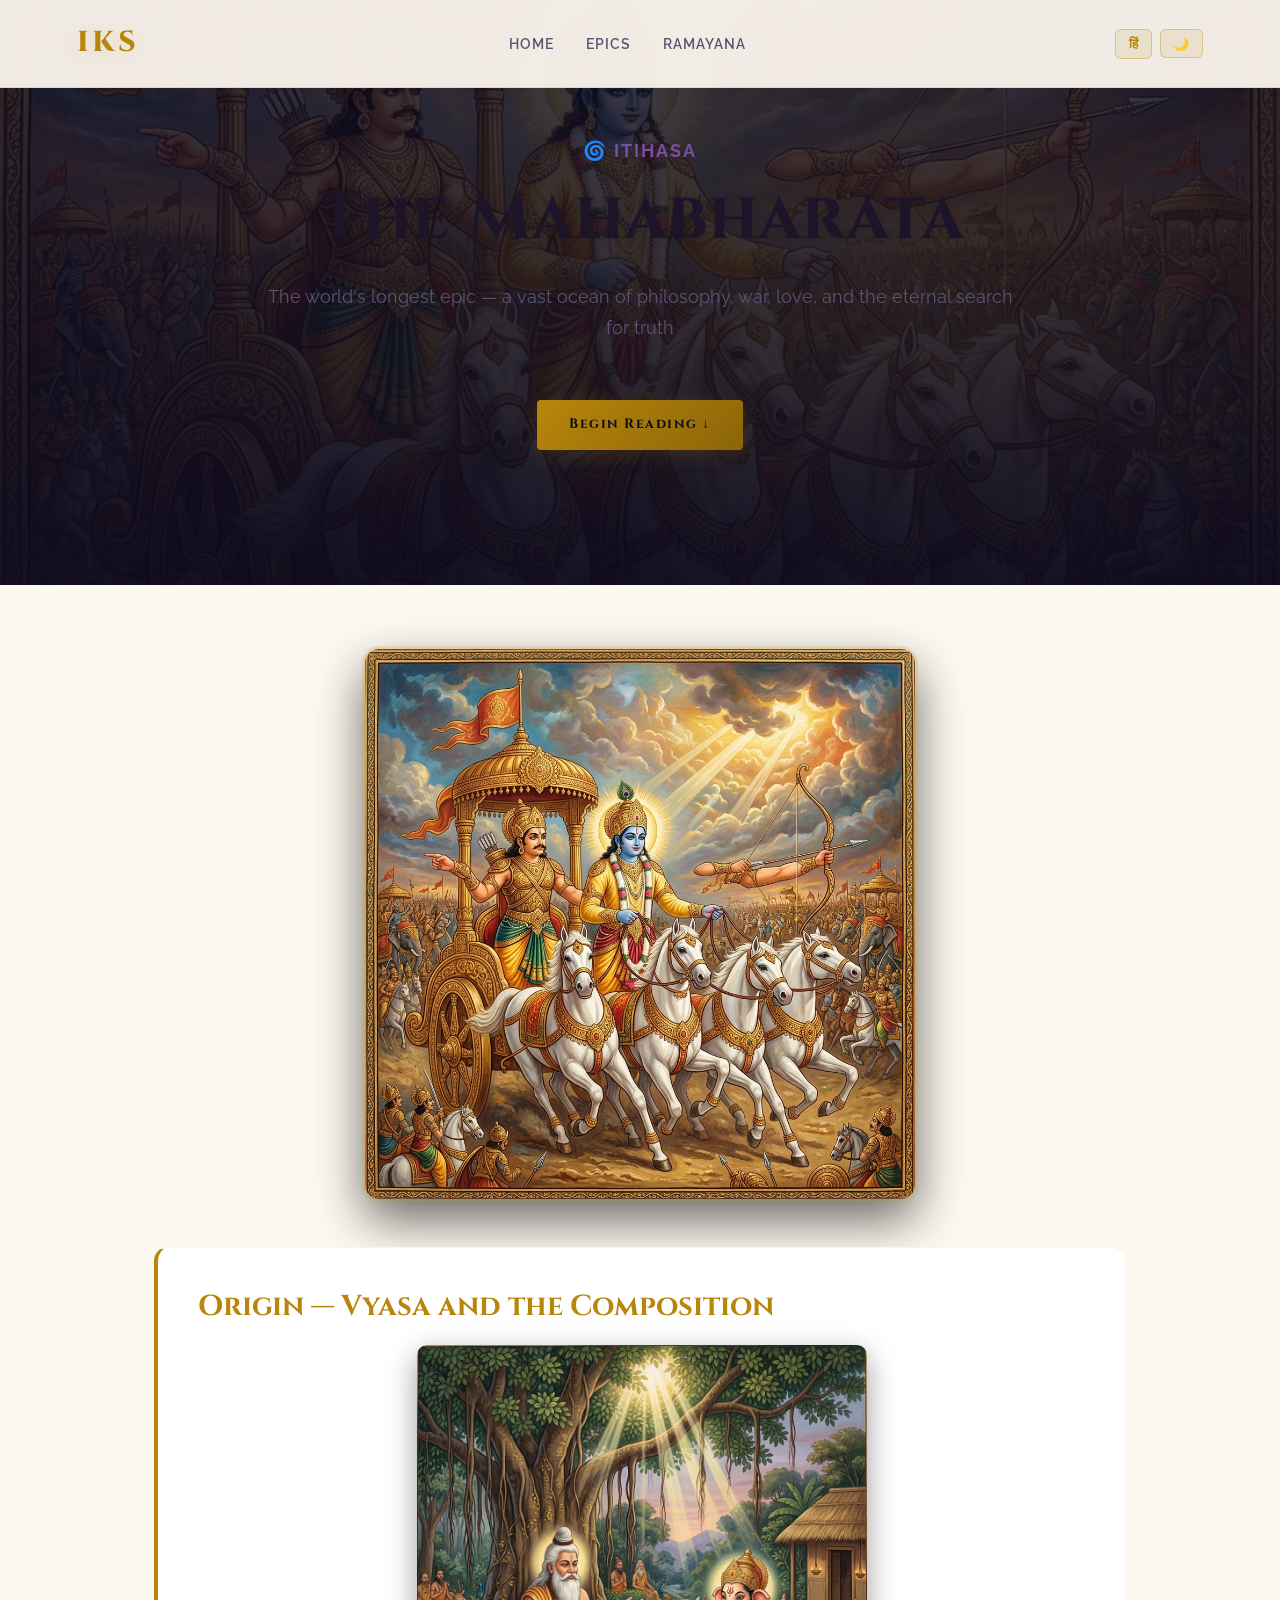
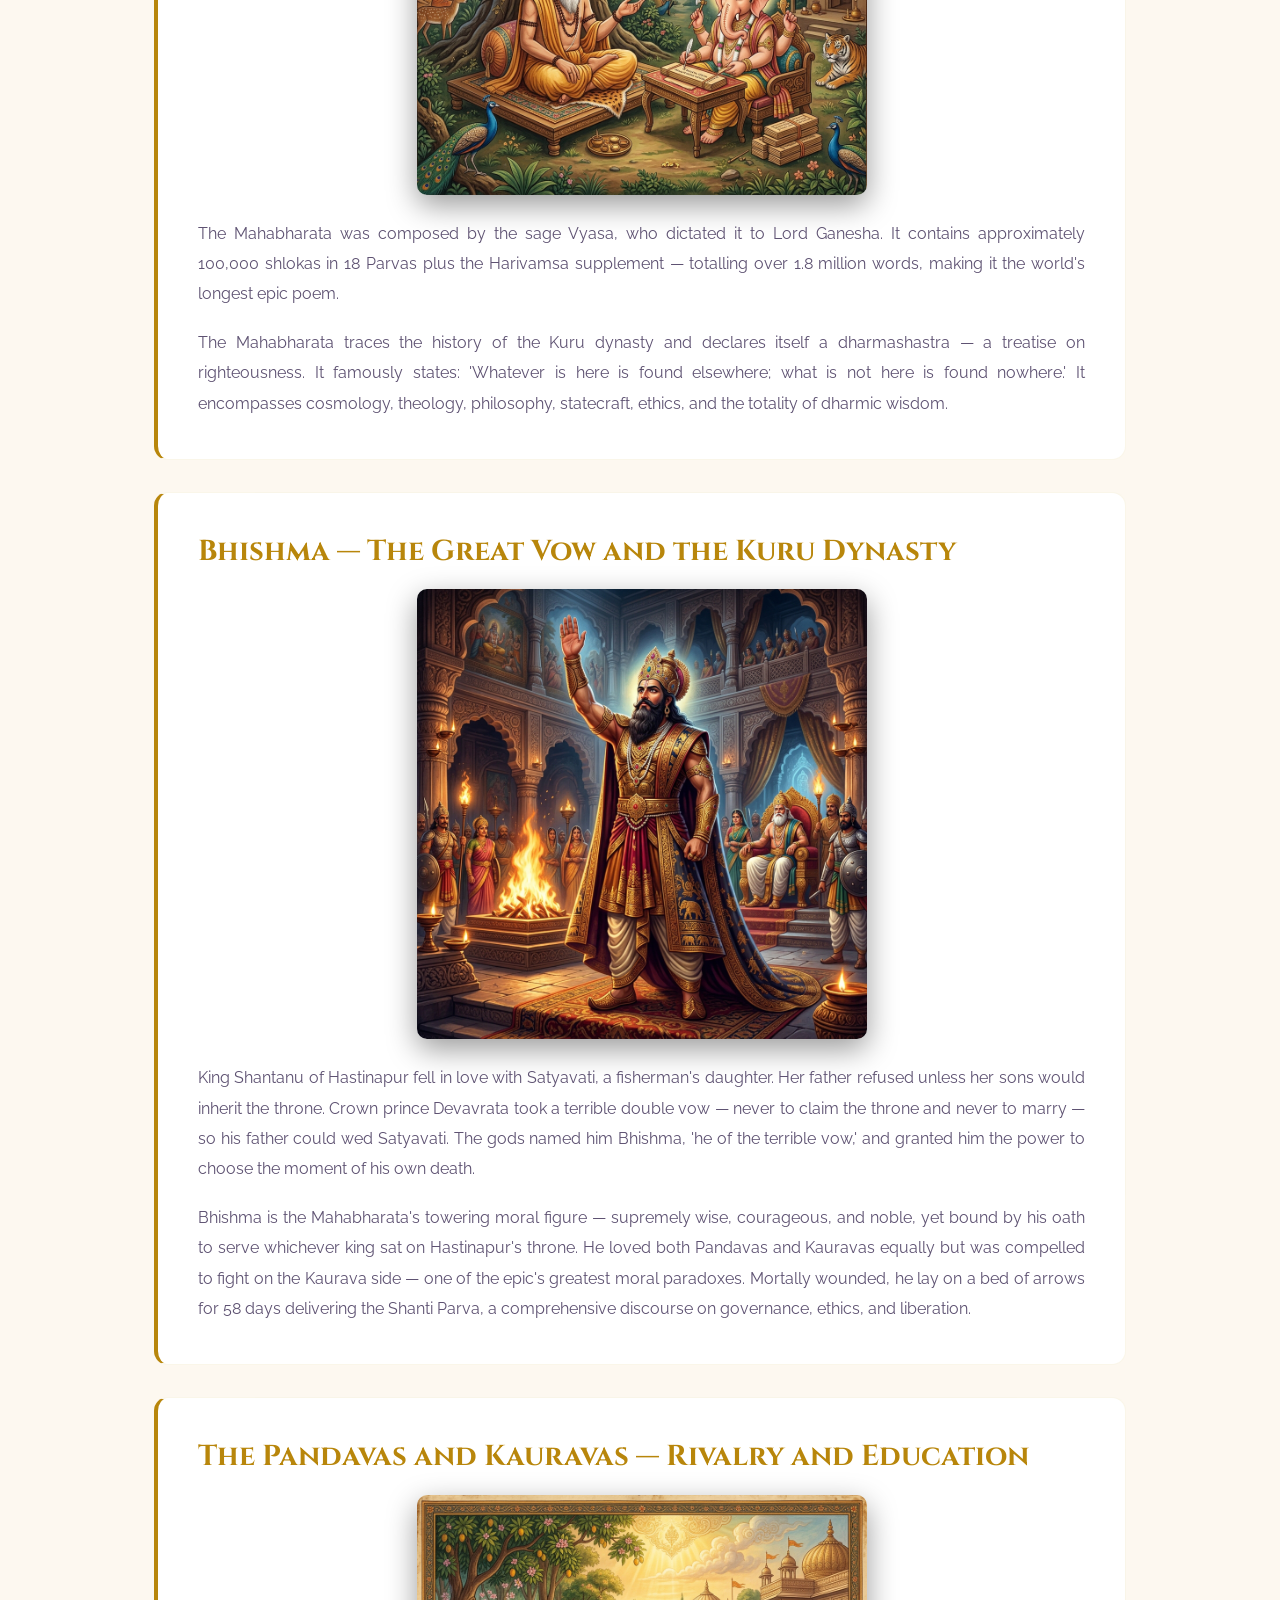
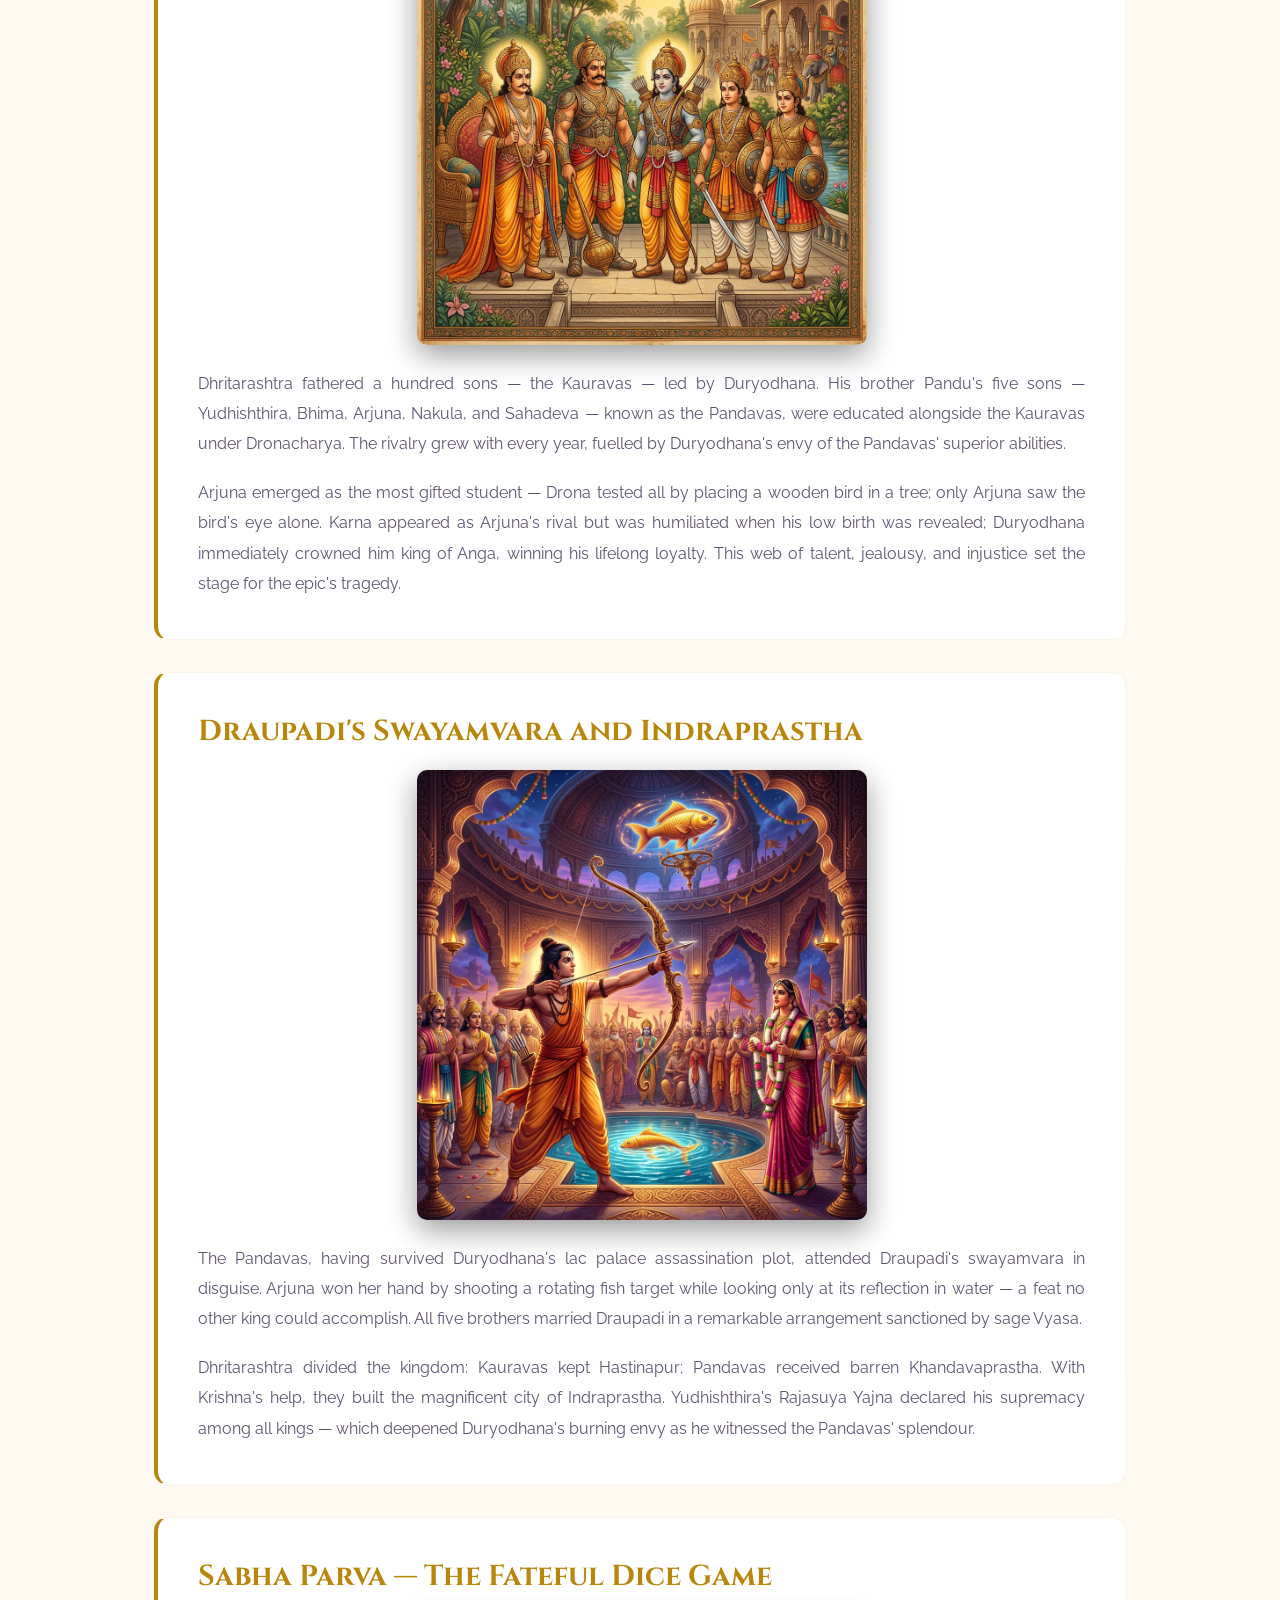
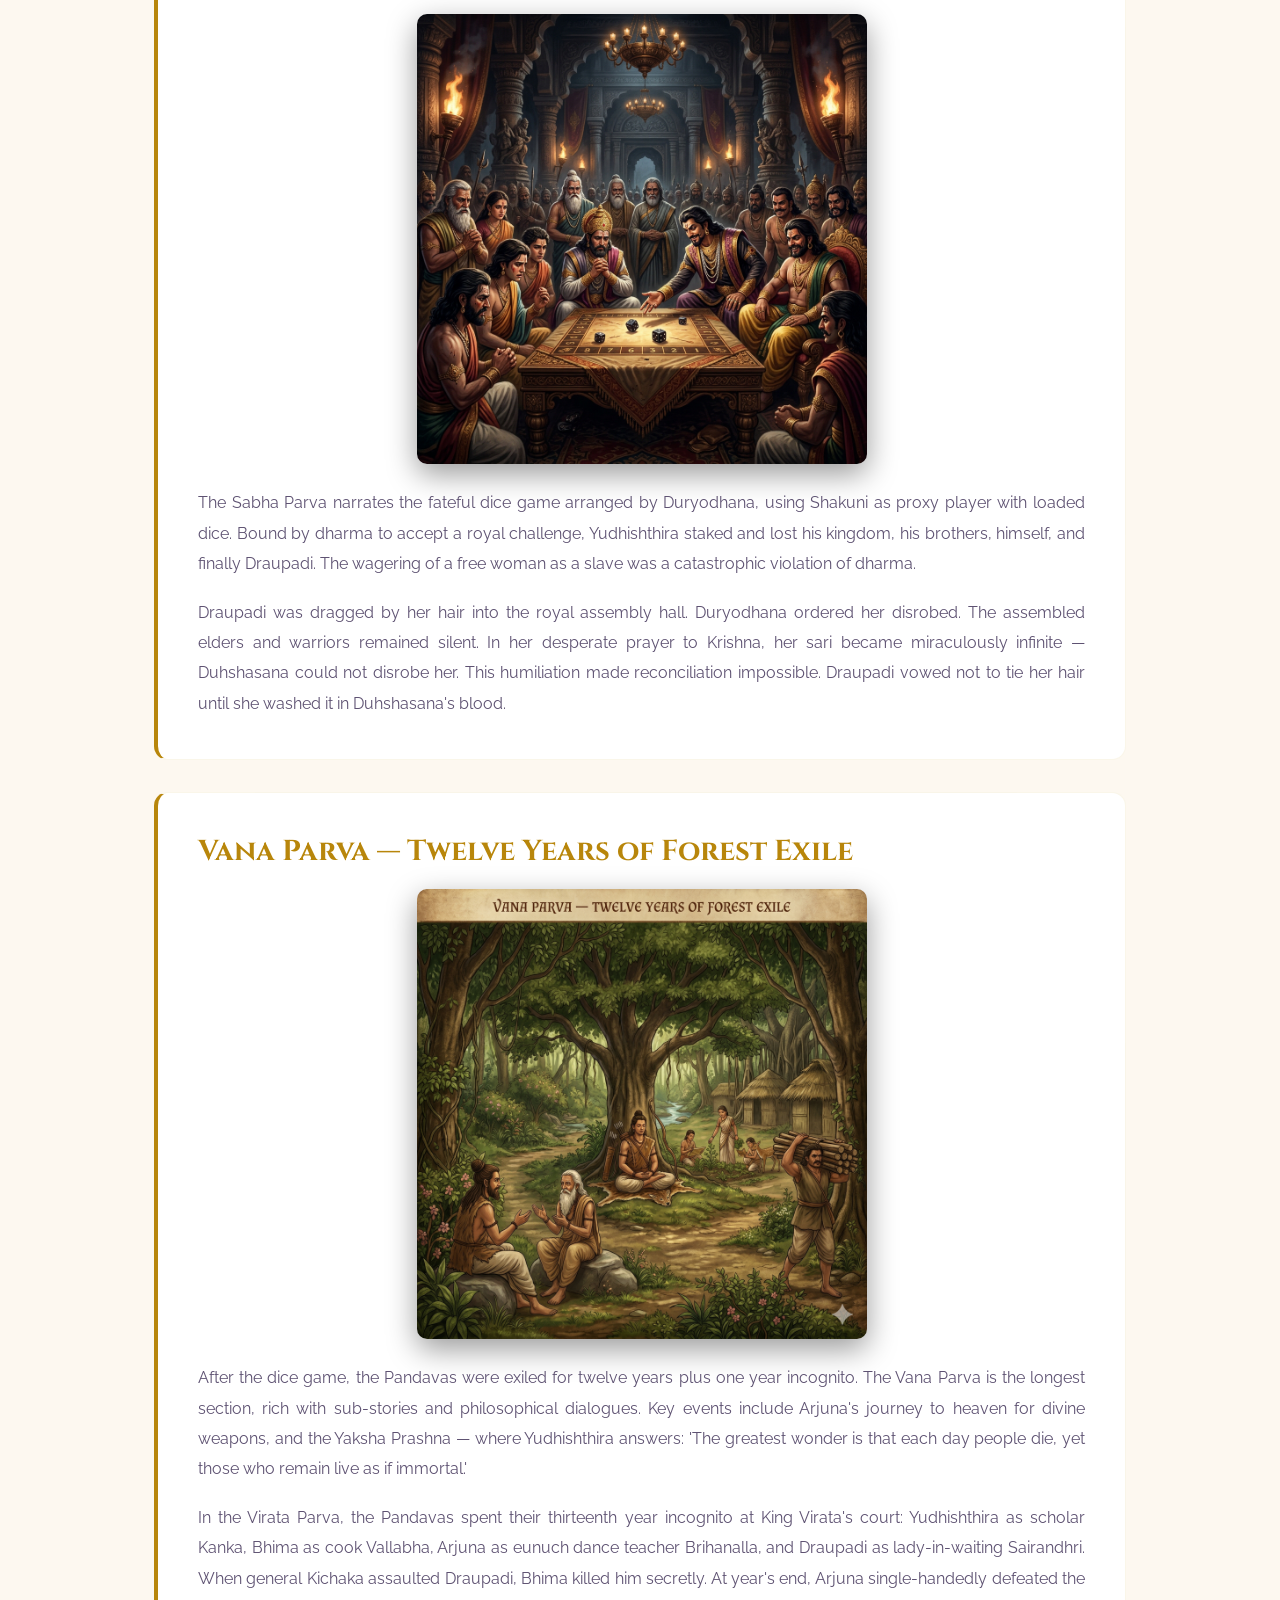
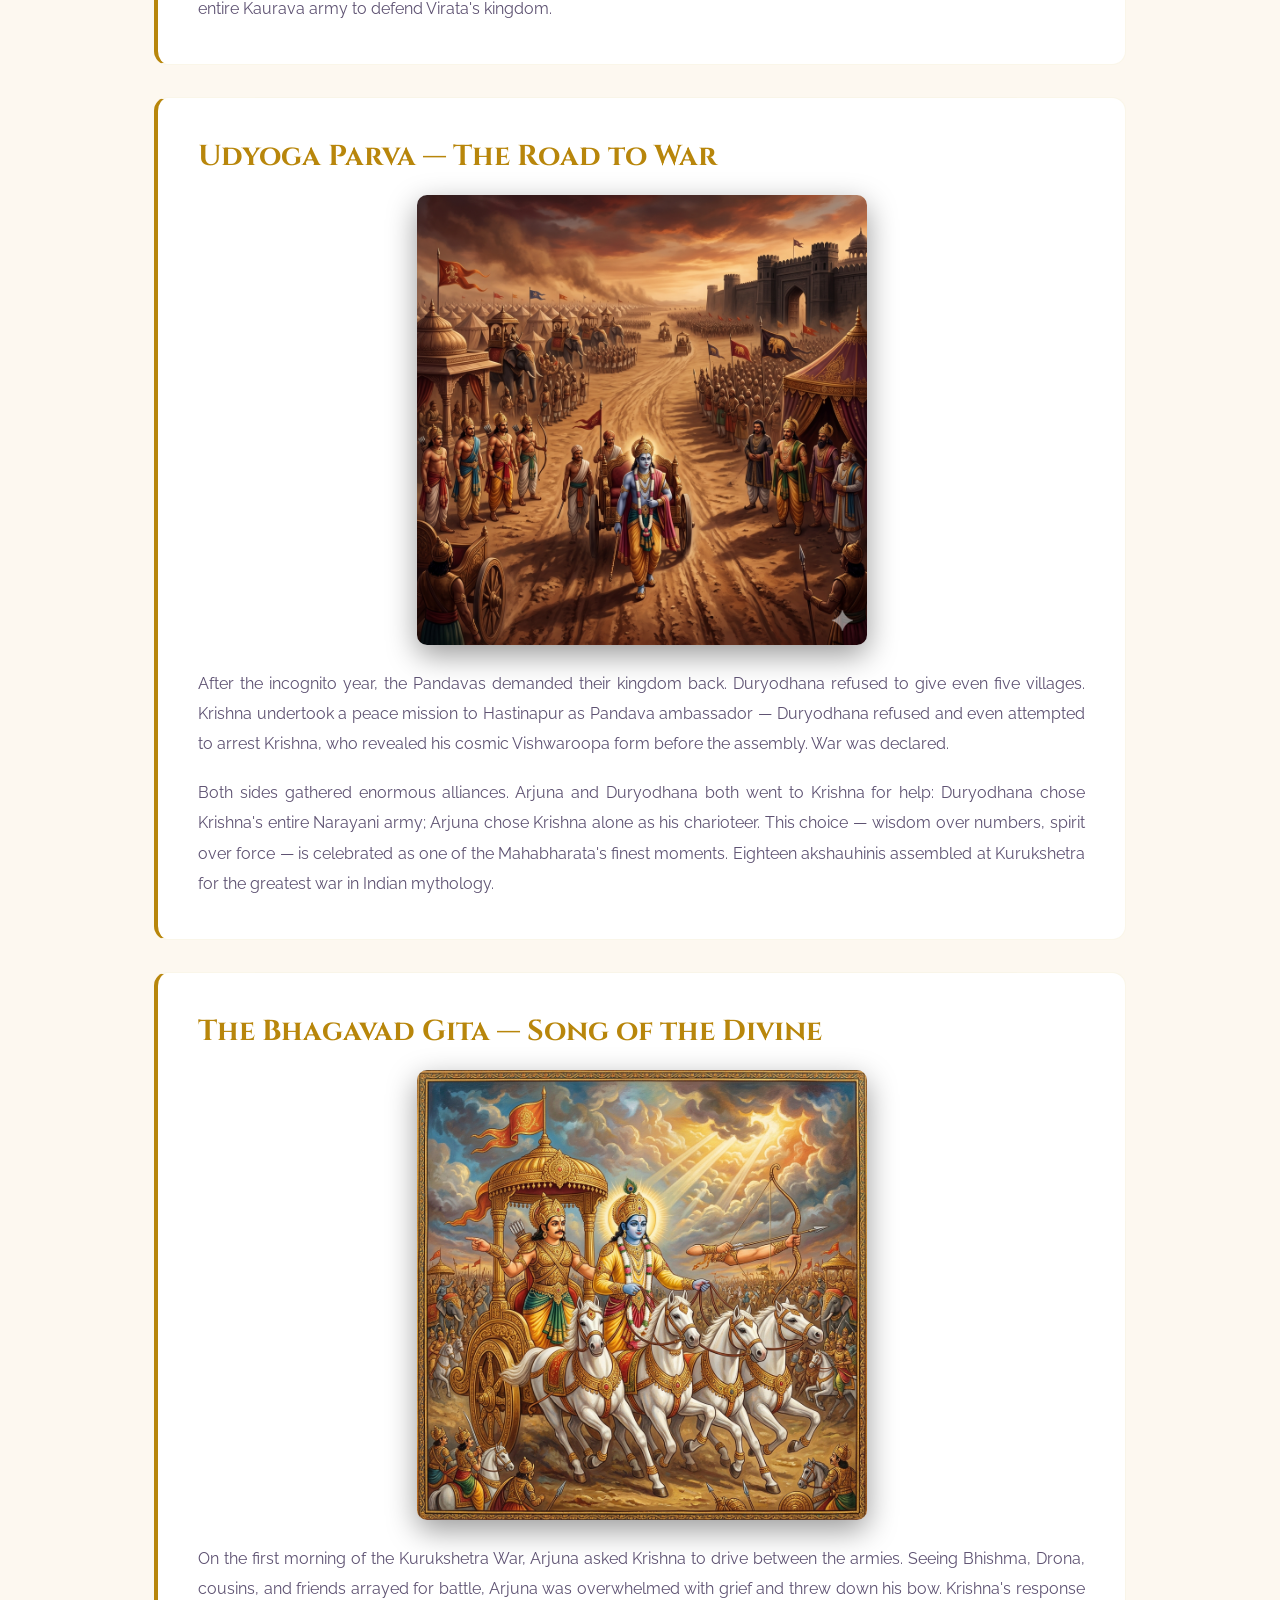
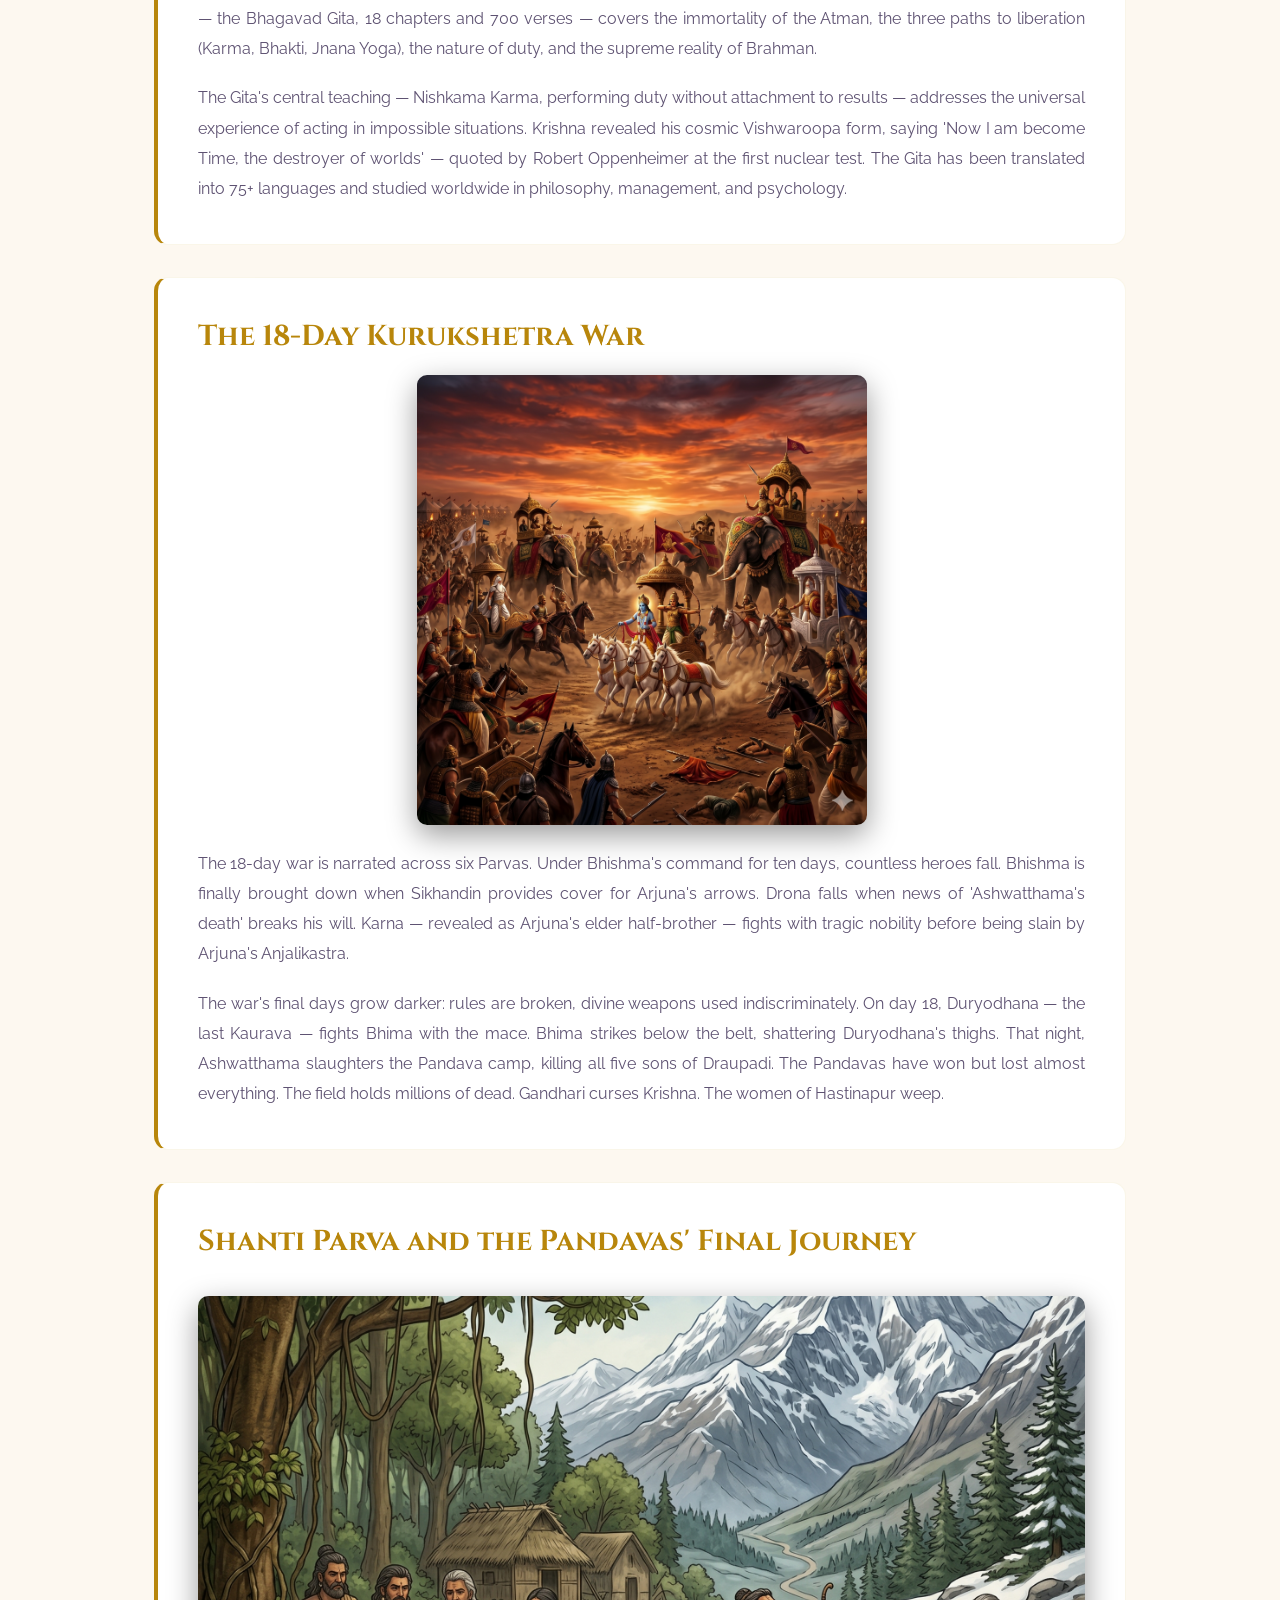
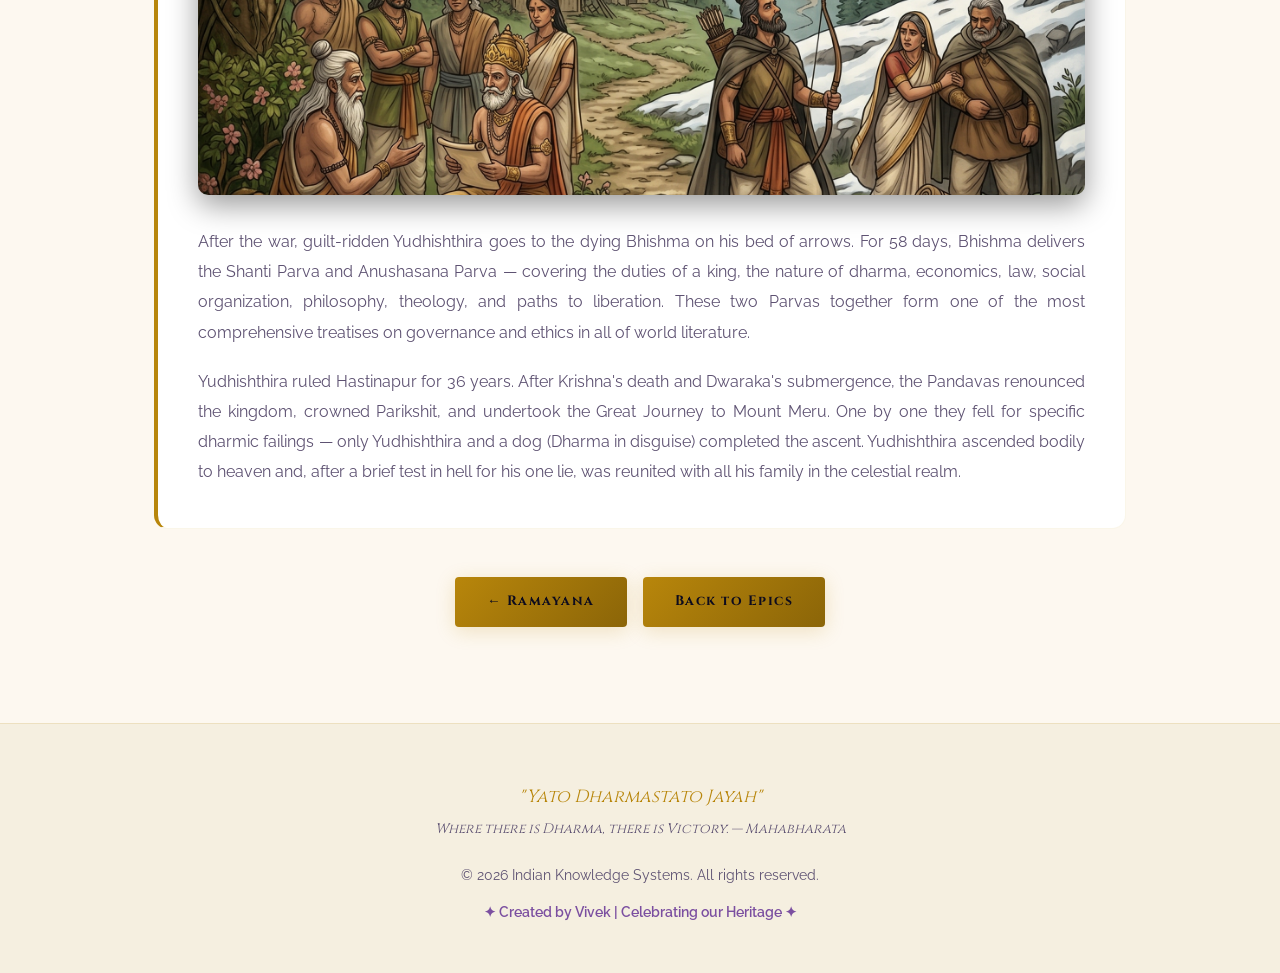
<file: mahabharata.html>
<!DOCTYPE html>
<html lang="en">
<head>
    <meta charset="UTF-8">
    <meta name="viewport" content="width=device-width, initial-scale=1.0">
    <title>Mahabharata — The Ocean of Stories | IKS</title>
    <link rel="stylesheet" href="styles.css">
</head>
<body class="page-transition">
    <nav>
        <a href="index.html" class="logo">IKS</a>
        <ul class="nav-links">
            <li><a href="index.html" data-en="Home" data-hi="होम">Home</a></li>
            <li><a href="epics.html" data-en="Epics" data-hi="महाकाव्य">Epics</a></li>
            <li><a href="ramayana.html" data-en="Ramayana" data-hi="रामायण">Ramayana</a></li>
        </ul>
        <div class="nav-controls">
            <button class="nav-btn" id="lang-btn" onclick="toggleLang()">हिं</button>
            <button class="nav-btn" id="theme-btn" onclick="toggleTheme()">🌙</button>
        </div>
    </nav>

    <section class="hero epics-hero" style="background-image:linear-gradient(rgba(13,11,30,0.78),rgba(13,11,30,0.96)),url('mahabharata.png');background-size:cover;background-position:center;">
        <div class="hero-content reveal">
            <p style="color:var(--accent);font-weight:700;letter-spacing:2px;text-transform:uppercase;margin-bottom:.5rem;" data-en="🌀 Itihasa" data-hi="🌀 इतिहास">🌀 Itihasa</p>
            <h1 data-en="The Mahabharata" data-hi="महाभारत">The Mahabharata</h1>
            <p data-en="The world's longest epic — a vast ocean of philosophy, war, love, and the eternal search for truth" data-hi="विश्व का सबसे लंबा महाकाव्य — दर्शन, युद्ध, प्रेम और सत्य की अनंत खोज">The world's longest epic — a vast ocean of philosophy, war, love, and the eternal search for truth</p>
            <a href="#content" class="btn" style="margin-top:1rem;" data-en="Begin Reading ↓" data-hi="पढ़ना शुरू करें ↓">Begin Reading ↓</a>
        </div>
    </section>

    <section class="detail-page-content" id="content">
        <div class="detail-container">

            <div class="detail-intro reveal">
                <img src="mahabharata.png" alt="Lord Krishna and Arjuna at Kurukshetra" class="detail-hero-portrait">
            </div>

            <!-- 1. Origin -->
            <div class="detail-section reveal">
                <h2 data-en="Origin — Vyasa and the Composition" data-hi="उत्पत्ति — व्यास और रचना">Origin — Vyasa and the Composition</h2>
                <img src="vyasa.png" alt="Sage Vyasa dictating to Lord Ganesha" class="detail-section-img portrait-img">
                <p id="mbh_origin_1">The Mahabharata was composed by the sage Krishna Dvaipayana Vyasa, who is also one of its principal characters. According to tradition, Vyasa dictated the entire epic to Lord Ganesha, who agreed to write it on the condition that Vyasa narrate without pause — Vyasa accepted on condition that Ganesha understand each verse before writing it, giving the sage time to compose the next. This creative partnership produced the world's longest epic: approximately 100,000 shlokas (verses) organized into 18 Parvas (books) plus the Harivamsa supplement — totalling over 1.8 million words.</p>
                <p id="mbh_origin_2">The Mahabharata traces the history of the Kuru dynasty from its legendary founder Kuru, through the great King Shantanu of Hastinapur, down to the Pandavas and Kauravas. The epic declares itself to be not merely a story but a dharmashastra — a treatise on righteousness — and famously states: "Whatever is here is found elsewhere; what is not here is found nowhere." It encompasses within its vast frame cosmology, theology, philosophy, statecraft, economics, genealogy, ethics, and the totality of dharmic wisdom available to ancient India.</p>
            </div>

            <!-- 2. Bhishma -->
            <div class="detail-section reveal">
                <h2 data-en="Bhishma — The Great Vow and the Kuru Dynasty" data-hi="भीष्म — महाप्रतिज्ञा और कुरु वंश">Bhishma — The Great Vow and the Kuru Dynasty</h2>
                <img src="bhishma.png" alt="Bhishma Pitamah taking his Great Vow" class="detail-section-img portrait-img">
                <p id="mbh_bhishma_1">King Shantanu of Hastinapur fell in love with Satyavati, a fisherman's daughter, whose father refused her hand unless her sons — not Shantanu's existing son Devavrata — would inherit the throne. The young crown prince Devavrata, to fulfill his father's desire, took a terrible double vow: never to claim the throne and never to marry or father children. This vow was so fearsome that the gods named him Bhishma — "he of the terrible vow" — and granted him the power to choose the moment of his own death.</p>
                <p id="mbh_bhishma_2">Bhishma is the towering moral figure of the Mahabharata — a man of supreme wisdom, courage, and nobility, bound by his oath of loyalty to the throne of Hastinapur even when the throne passes to unworthy hands. He is the grandsire of both the Pandavas and Kauravas, loves both equally, but is compelled by his vow to fight on the Kaurava side in the Kurukshetra War — one of the epic's most profound moral paradoxes. He is mortally wounded in battle and lies on a bed of arrows for 58 days, during which time he delivers the Shanti Parva — a comprehensive discourse on governance, ethics, and liberation.</p>
            </div>

            <!-- 3. Birth of Pandavas and Kauravas -->
            <div class="detail-section reveal">
                <h2 data-en="The Pandavas and Kauravas — Rivalry and Education" data-hi="पांडव और कौरव — प्रतिद्वंद्विता और शिक्षा">The Pandavas and Kauravas — Rivalry and Education</h2>
                <img src="pandavas.png" alt="The five Pandava brothers" class="detail-section-img portrait-img">
                <p id="mbh_pandavas_1">King Dhritarashtra (blind from birth) fathered a hundred sons — the Kauravas — led by Duryodhana. His brother Pandu was cursed and could not father children naturally; his wives Kunti and Madri invoked divine fathers through a mantra, producing five sons: Yudhishthira (son of Dharma), Bhima (son of Vayu), Arjuna (son of Indra), and twins Nakula and Sahadeva. All five — the Pandavas — were educated alongside the Kauravas under the great teacher Dronacharya. The rivalry between them grew from childhood, fuelled by Duryodhana's deepening envy of the Pandavas' superior abilities.</p>
                <p id="mbh_pandavas_2">Arjuna emerged as the most gifted student — Drona famously tested his students by placing a wooden bird in a tree and asking what each saw. All described the tree, the branch, the bird — but Arjuna saw only the bird's eye. Drona made him the supreme archer of his age. Karna, who appeared at the tournament as a rival to Arjuna, was humiliated when his low birth was revealed — Duryodhana immediately crowned him king of Anga, winning his lifelong loyalty. This complex web of talent, jealousy, loyalty, and injustice set the stage for the epic's tragedy.</p>
            </div>

            <!-- 4. Draupadi and Indraprastha -->
            <div class="detail-section reveal">
                <h2 data-en="Draupadi's Swayamvara and Indraprastha" data-hi="द्रौपदी का स्वयंवर और इंद्रप्रस्थ">Draupadi's Swayamvara and Indraprastha</h2>
                <img src="draupadi_swayamvara.png" alt="Draupadi's Swayamvara - Arjuna shooting the target" class="detail-section-img portrait-img">
                <p id="mbh_draupadi_1">The Pandavas, having escaped an assassination attempt by Duryodhana (the burning of the lac palace — Jatugriha), traveled in disguise to the swayamvara of Draupadi, princess of Panchala. Arjuna, disguised as a brahmin, won Draupadi's hand by shooting a rotating fish target while looking only at its reflection in water below — a feat none of the assembled kings could accomplish. When the Pandavas revealed their identity, the marriage took the remarkable form of all five brothers sharing Draupadi as their common wife — an arrangement sanctioned by sage Vyasa on divine authority.</p>
                <p id="mbh_draupadi_2">King Dhritarashtra, pressured by circumstance and counsel, divided the Kuru kingdom: the Kauravas retained Hastinapur, and the Pandavas received the barren land of Khandavaprastha. With Krishna's help and the divine architect Maya, the Pandavas transformed this wasteland into the magnificent city of Indraprastha — said to rival heaven in its beauty. Yudhishthira performed the Rajasuya Yajna (imperial sacrifice), asserting his supremacy among all kings — which deepened Duryodhana's burning envy as he watched the splendour of the Pandavas' court.</p>
            </div>

            <!-- 5. Dice Game -->
            <div class="detail-section reveal">
                <h2 data-en="Sabha Parva — The Fateful Dice Game" data-hi="सभा पर्व — नियति का जुआ">Sabha Parva — The Fateful Dice Game</h2>
                <img src="sabha_parva.png" alt="Sabha Parva - The Fateful Dice Game" class="detail-section-img portrait-img">
                <p id="mbh_dice_1">The Sabha Parva narrates the Mahabharata's most catastrophic event — the dice game arranged by Duryodhana, using his maternal uncle Shakuni as a proxy player. Shakuni was a master of loaded dice; Yudhishthira, bound by dharma to accept a royal challenge, could not refuse. In a devastating descent into compulsive gambling, Yudhishthira staked and lost his kingdom, his treasury, his army, his four brothers, himself, and finally Draupadi. The loss of Draupadi — a free woman being wagered as a slave — was a catastrophic violation of dharma.</p>
                <p id="mbh_dice_2">Draupadi was dragged by her hair into the royal assembly hall by the Kaurava prince Duhshasana. Duryodhana ordered her disrobed. Draupadi cried out for justice — asking the assembled elders, warriors, and her own husbands to intervene. They remained silent. In her desperate prayer to Krishna, her sari became miraculously infinite — Duhshasana pulled and pulled but could not reach its end. This public humiliation of Draupadi became the Mahabharata's moral wound — the moment that made reconciliation impossible and war inevitable. Draupadi took a terrible vow: she would not tie her hair until she washed it in Duhshasana's blood.</p>
            </div>

            <!-- 6. Exile -->
            <div class="detail-section reveal">
                <h2 data-en="Vana Parva — Twelve Years of Forest Exile" data-hi="वन पर्व — बारह वर्ष का वनवास">Vana Parva — Twelve Years of Forest Exile</h2>
                <img src="vana parva.png" alt="The Pandavas during their Forest Exile" class="detail-section-img portrait-img">
                <p id="mbh_vana_1">Following the dice game, the Pandavas were exiled to the forest for twelve years, followed by one year of incognito existence (Ajnatavasa). The Vana Parva is the longest section of the Mahabharata and is rich with sub-stories, philosophical dialogues, and pilgrimage accounts. Key events include Draupadi's abduction attempt by King Jayadratha (repulsed by Bhima and Arjuna), Arjuna's journey to heaven to receive divine weapons from Indra, and the Yaksha Prashna — a brilliant philosophical dialogue in which Yudhishthira answers the riddles of a yaksha (divine being), including: "What is the greatest wonder? Every day beings go to Yama's abode, yet those who remain live as if immortal."</p>
                <p id="mbh_vana_2">In the Virata Parva, the Pandavas spend their thirteenth year incognito at the court of King Virata of Matsya: Yudhishthira as a brahmin scholar named Kanka, Bhima as the cook Vallabha, Arjuna disguised as the eunuch dance teacher Brihanalla, Nakula as a horse keeper, Sahadeva as a cowherd, and Draupadi as the queen's lady-in-waiting Sairandhri. When Virata's general Kichaka attempts to assault Draupadi, Bhima kills him in secret — a dangerous near-exposure. At the end of the year, Arjuna reveals himself in battle to defend Virata's kingdom from a Kaurava cattle-raid, in which he single-handedly defeats the entire Kaurava army.</p>
            </div>

            <!-- 7. War Preparations -->
            <div class="detail-section reveal">
                <h2 data-en="Udyoga Parva — The Road to War" data-hi="उद्योग पर्व — युद्ध की राह">Udyoga Parva — The Road to War</h2>
                <img src="Udyoga Parva.png" alt="Krishna and Arjuna — The Road to War" class="detail-section-img portrait-img">
                <p id="mbh_udyoga_1">After their incognito year, the Pandavas demanded the return of their kingdom. Duryodhana refused to give even five villages. Krishna himself undertook a peace mission to Hastinapur as Pandava ambassador — offering Duryodhana a final chance to avoid war by restoring the Pandavas' share of the kingdom. Duryodhana refused, even attempted to arrest Krishna, who revealed his cosmic divine form (Vishwaroopa) before the assembly — a preview of the revelation that would later occur on the Kurukshetra battlefield. War was declared.</p>
                <p id="mbh_udyoga_2">Both sides gathered enormous alliances. On the eve of battle, both Arjuna and Duryodhana went to Krishna asking for help. Duryodhana chose Krishna's entire army (the Narayani Sena). Arjuna chose Krishna alone — as his charioteer and advisor — saying that having Krishna was enough. This choice is one of the Mahabharata's most celebrated moments: the Pandavas chose wisdom over force, spirit over matter, dharma over numbers. Eighteen akshauhinis (military divisions) assembled at Kurukshetra for the greatest war in Indian mythology.</p>
            </div>

            <!-- 8. Bhagavad Gita -->
            <div class="detail-section reveal">
                <h2 data-en="The Bhagavad Gita — Song of the Divine" data-hi="भगवद्गीता — दिव्य गीत">The Bhagavad Gita — Song of the Divine</h2>
                <img src="mahabharata.png" alt="Krishna delivering the Bhagavad Gita to Arjuna" class="detail-section-img portrait-img">
                <p id="mbh_gita_1">On the first morning of the Kurukshetra War, Arjuna asked Krishna to drive his chariot between the two armies. Seeing his beloved grandsire Bhishma, teacher Drona, cousins, and friends arrayed for battle, Arjuna was overwhelmed with grief and moral paralysis — he threw down his bow and refused to fight. His lament to Krishna forms the opening of the Bhagavad Gita. Krishna's response — spanning 18 chapters and 700 verses — is one of humanity's most profound philosophical and spiritual teachings, covering the immortality of the Atman (soul), the three paths to liberation (Karma Yoga, Bhakti Yoga, Jnana Yoga), the nature of duty, and the supreme reality of Brahman.</p>
                <p id="mbh_gita_2">The Gita's central teaching — Nishkama Karma, performing one's duty without attachment to its fruits — addresses the universal human experience of being called to act in impossible situations. Krishna reveals his cosmic form (Vishwaroopa) to Arjuna, saying "Now I am become Time, the destroyer of worlds" — words later quoted by Robert Oppenheimer at the first nuclear test. The Bhagavad Gita has been translated into over 75 languages and is studied in philosophy, management, psychology, and theology departments worldwide. Mahatma Gandhi called it his "eternal mother" to which he turned in every crisis.</p>
            </div>

            <!-- 9. The War -->
            <div class="detail-section reveal">
                <h2 data-en="The 18-Day Kurukshetra War" data-hi="18 दिनों का कुरुक्षेत्र युद्ध">The 18-Day Kurukshetra War</h2>
                <img src="18 day war.png" alt="The 18-Day Kurukshetra War" class="detail-section-img portrait-img">
                <p id="mbh_war_1">The 18-day Kurukshetra War is narrated across six Parvas — Bhishma, Drona, Karna, Shalya, Sauptika, and Stri Parvas. Under Bhishma's command, the Kauravas fight with tremendous force for ten days, during which countless heroes fall. Bhishma is finally brought down by Arjuna shooting arrows to which Sikhandin — whom Bhishma will not fight — provides cover. Drona, now commanding, is invincible until the lie about "Ashwatthama" (a elephant is killed) shatters his will; he is killed by Dhrishtadyumna. Karna, revealed as Arjuna's elder half-brother, fights with tragic nobility before Arjuna slays him with the Anjalikastra.</p>
                <p id="mbh_war_2">The war's final days become progressively darker: rules of combat are broken, divine weapons used indiscriminately, and great warriors slain through deception. On the 18th day, Duryodhana — the last Kaurava standing — fights Bhima with the mace. Bhima, remembering Draupadi's humiliation and Duryodhana's countless injustices, strikes him below the belt (against the rules) and shatters his thighs. That night, Ashwatthama — Drona's son — attacks and slaughters the Pandava camp while they sleep, killing all five sons of Draupadi. The Pandavas have won the war but lost almost everything. The victors survey a field of millions of dead; Gandhari curses Krishna; the women of Hastinapur weep for their fallen men.</p>
            </div>

            <!-- 10. Post-War -->
            <div class="detail-section reveal">
                <h2 data-en="Shanti Parva and the Pandavas' Final Journey" data-hi="शांति पर्व और पांडवों की अंतिम यात्रा">Shanti Parva and the Pandavas' Final Journey</h2>
                <img src="shanti.png" alt="Stars and cosmos — the final journey" class="detail-section-img">
                <p id="mbh_shanti_1">After the war, Yudhishthira — crushed by guilt over the millions killed — goes to the dying Bhishma, who lies on his bed of arrows waiting for the auspicious moment of Uttarayana (winter solstice) to die. For 58 days, Bhishma delivers the Shanti Parva and Anushasana Parva — the two longest sections of the Mahabharata — covering the duties of a king, the nature of dharma, the qualities of a good ruler, economics, law, social organization, philosophy, theology, and the paths to liberation. These two Parvas together constitute one of the most comprehensive treatises on governance and ethics in world literature.</p>
                <p id="mbh_shanti_2">Yudhishthira ruled Hastinapur for 36 years. After Krishna's death and the submergence of Dwaraka in the ocean, the Pandavas — knowing the age of Kali had begun — renounced the kingdom, crowned Parikshit (Arjuna's grandson) as king, and undertook the Mahaprasthana (Great Journey) to Mount Meru. One by one, Draupadi, Sahadeva, Nakula, Arjuna, and Bhima fell on the journey, each for a specific dharmic failing. Only Yudhishthira and a dog completed the ascent — the dog revealed to be Dharma (the god of righteousness) in disguise. Yudhishthira ascended bodily to heaven, where after a brief test in hell to experience the results of his one lie, he was reunited with all his family in the celestial realm — the Svargarohana Parva.</p>
            </div>

            <div class="detail-nav reveal">
                <a href="ramayana.html" class="btn" data-en="← Ramayana" data-hi="← रामायण">← Ramayana</a>
                <a href="epics.html" class="btn" data-en="Back to Epics" data-hi="महाकाव्य पृष्ठ">Back to Epics</a>
            </div>
        </div>
    </section>

    <footer>
        <div class="footer-content">
            <p class="footer-quote">"Yato Dharmastato Jayah"<br><em>Where there is Dharma, there is Victory. — Mahabharata</em></p>
            <p>&copy; 2026 Indian Knowledge Systems. All rights reserved.</p>
            <p class="footer-creator">✦ Created by Vivek | Celebrating our Heritage ✦</p>
        </div>
    </footer>
    <script src="mahabharata_translations.js"></script>
    <script src="script.js"></script>
</body>
</html>
</file>
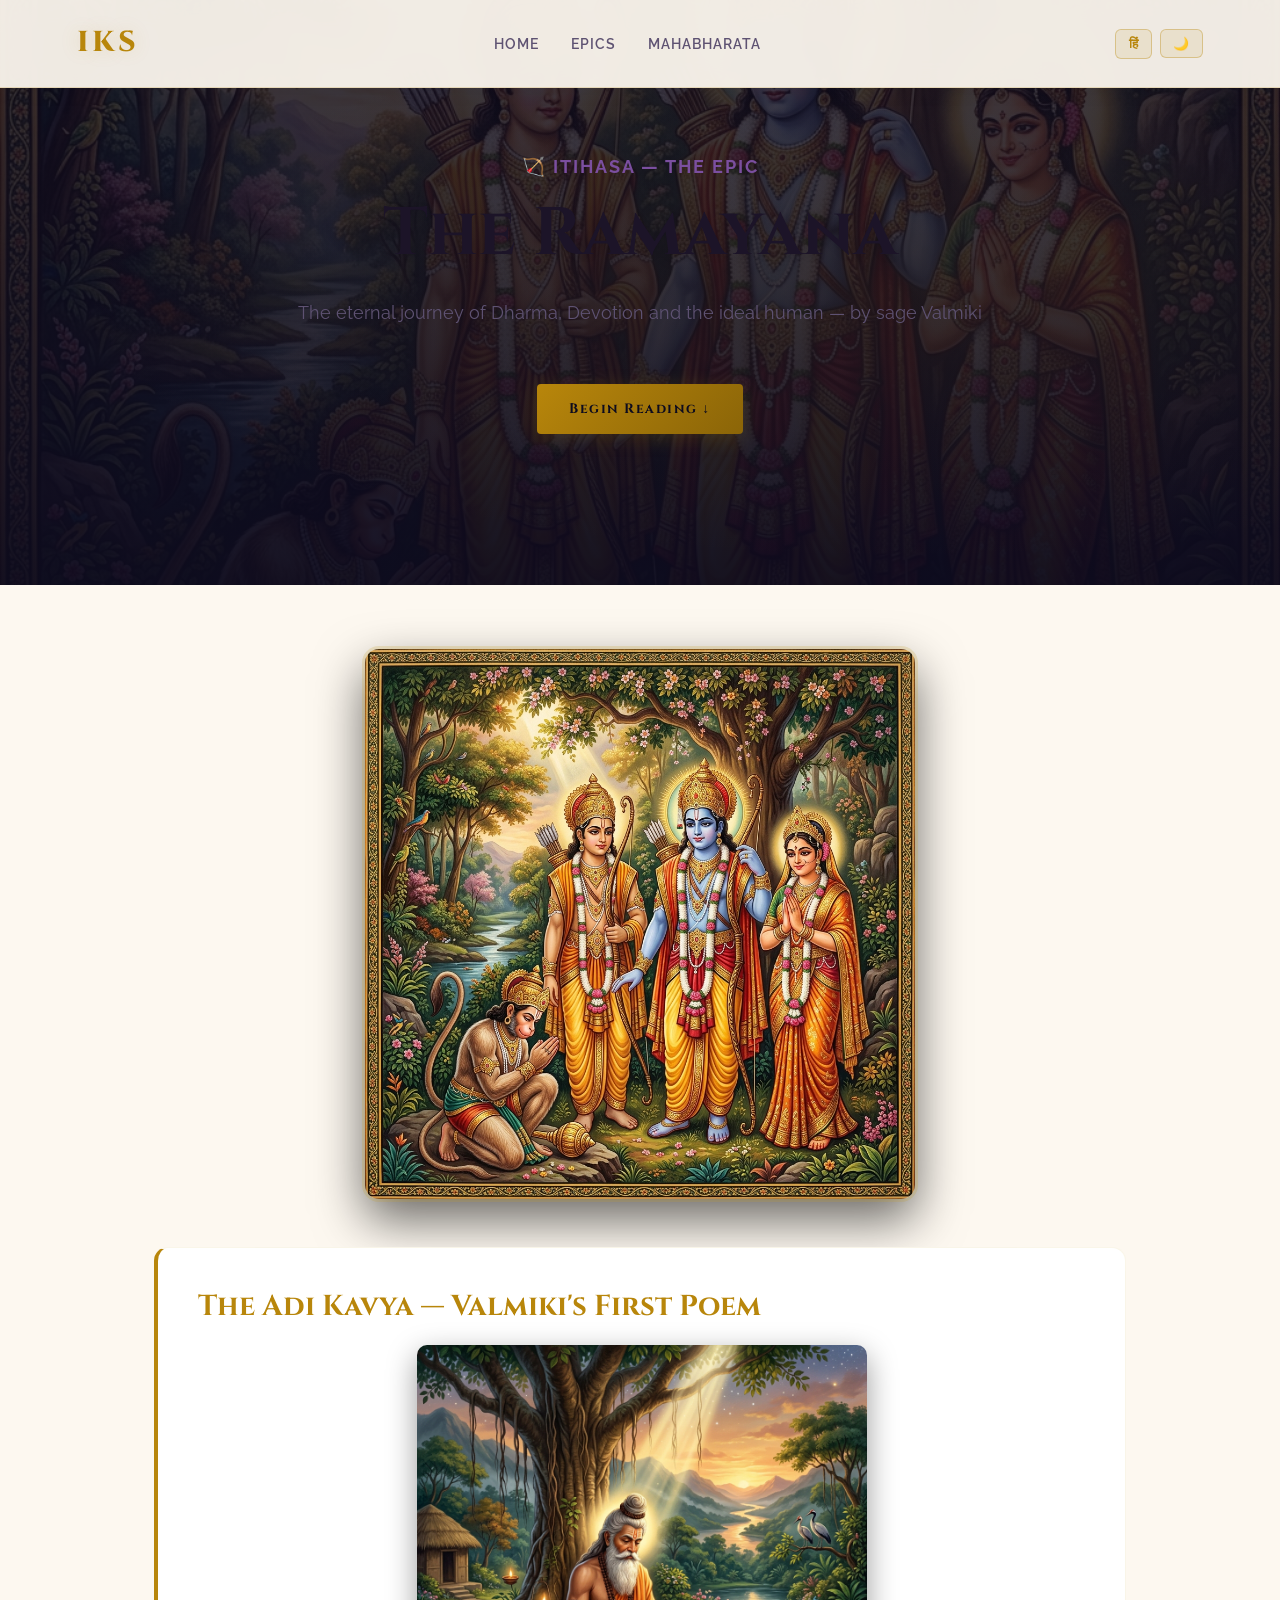
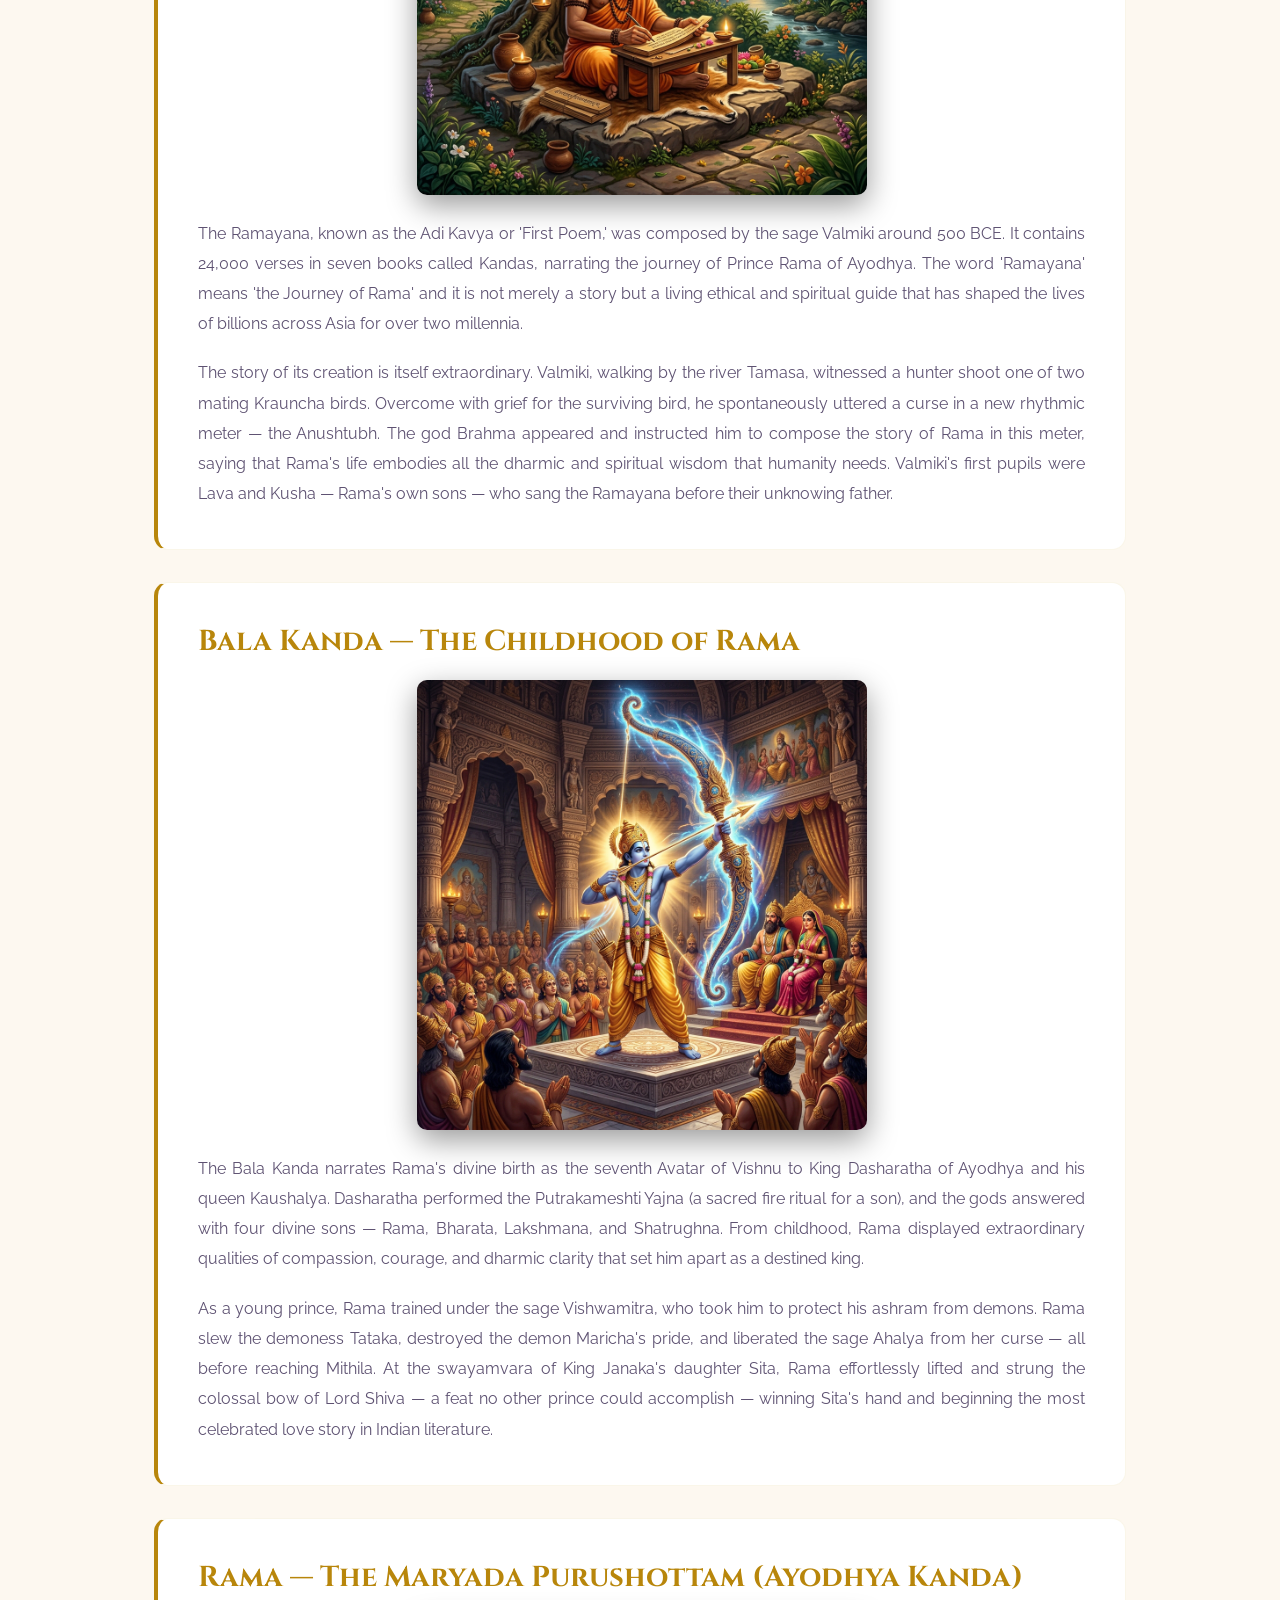
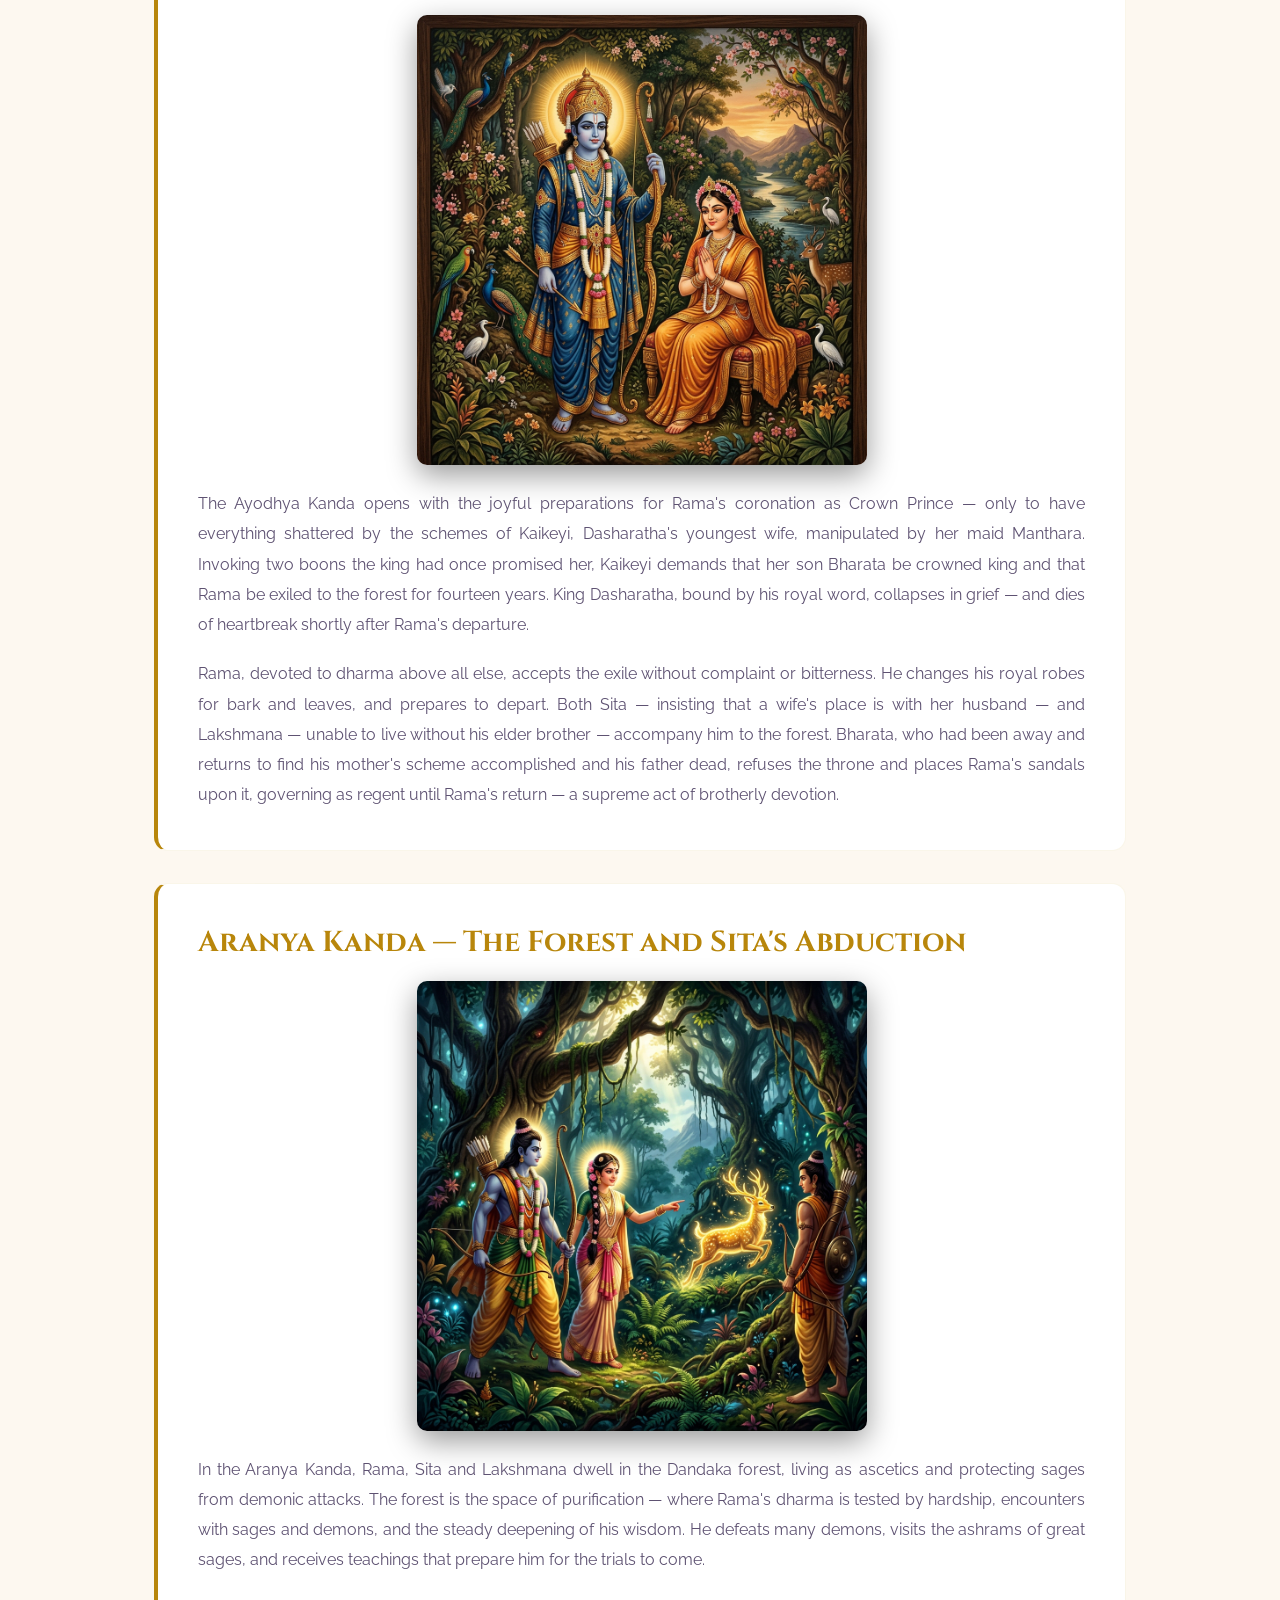
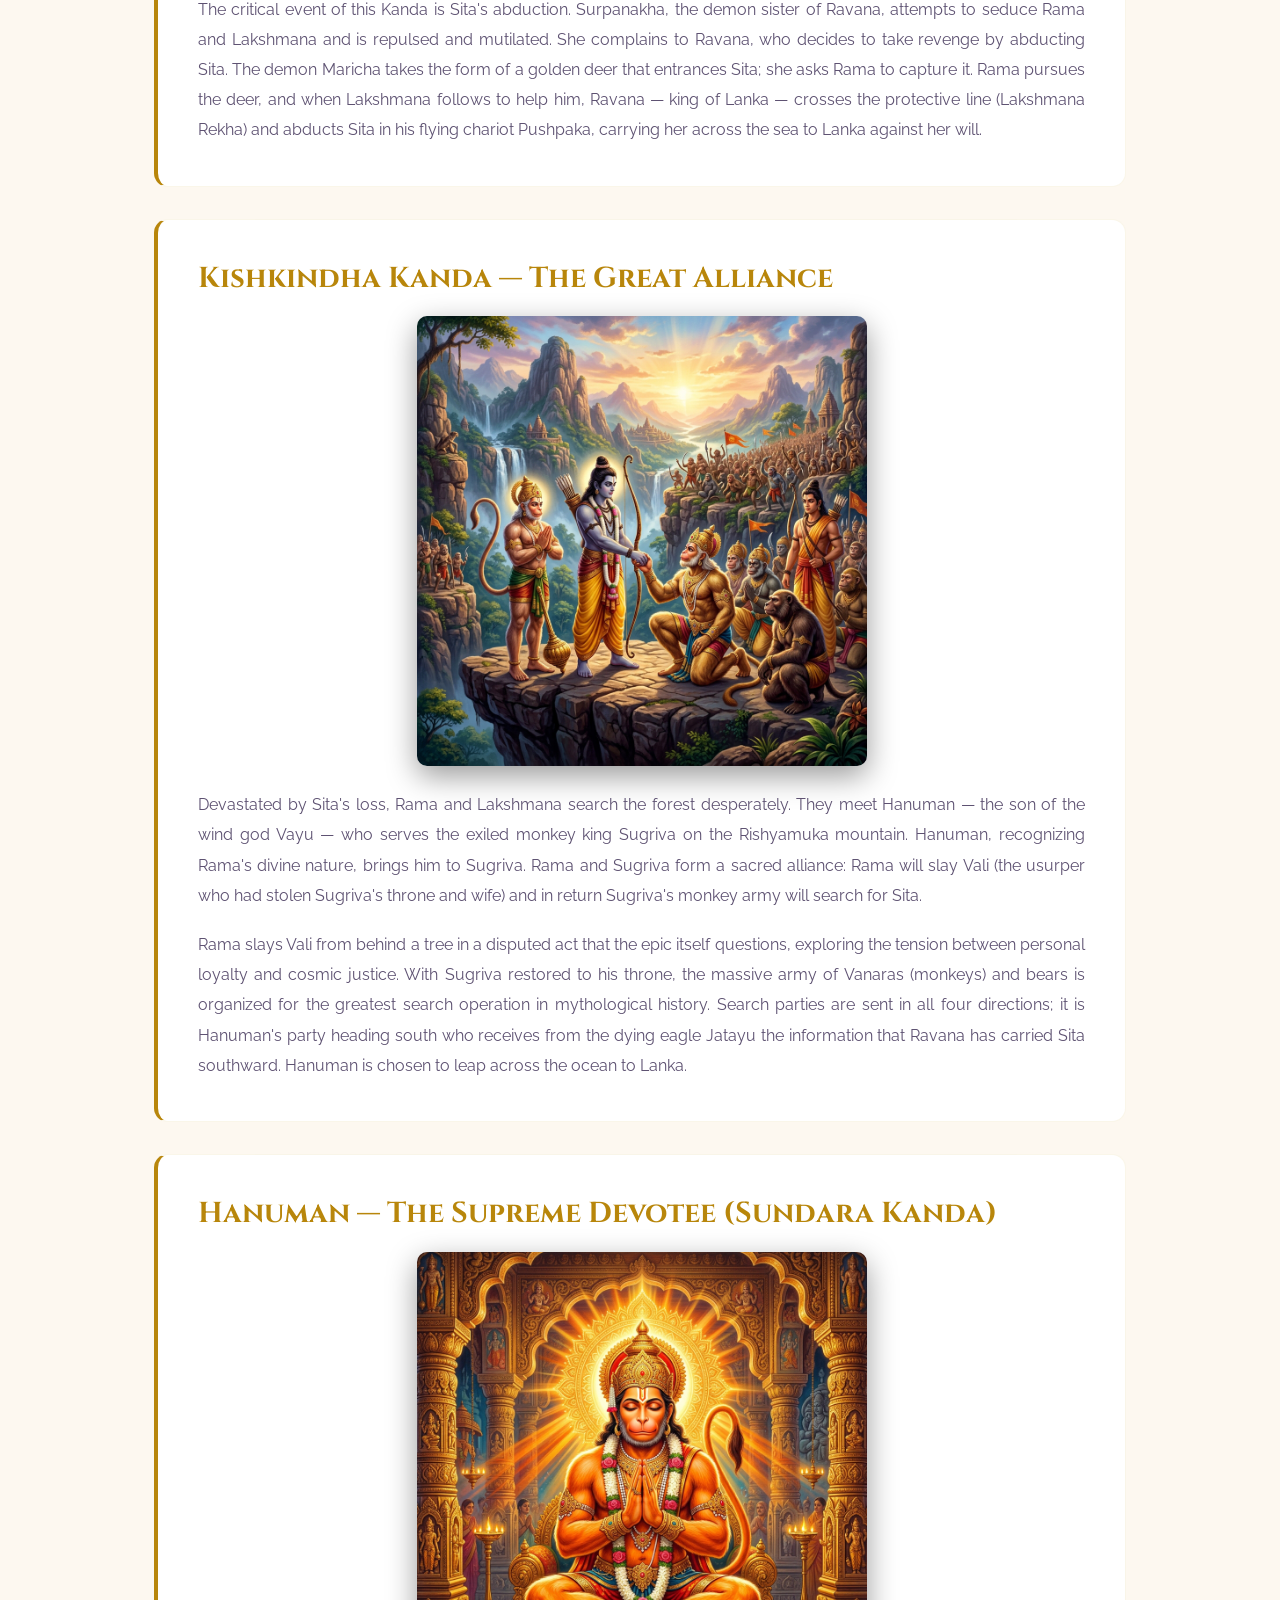
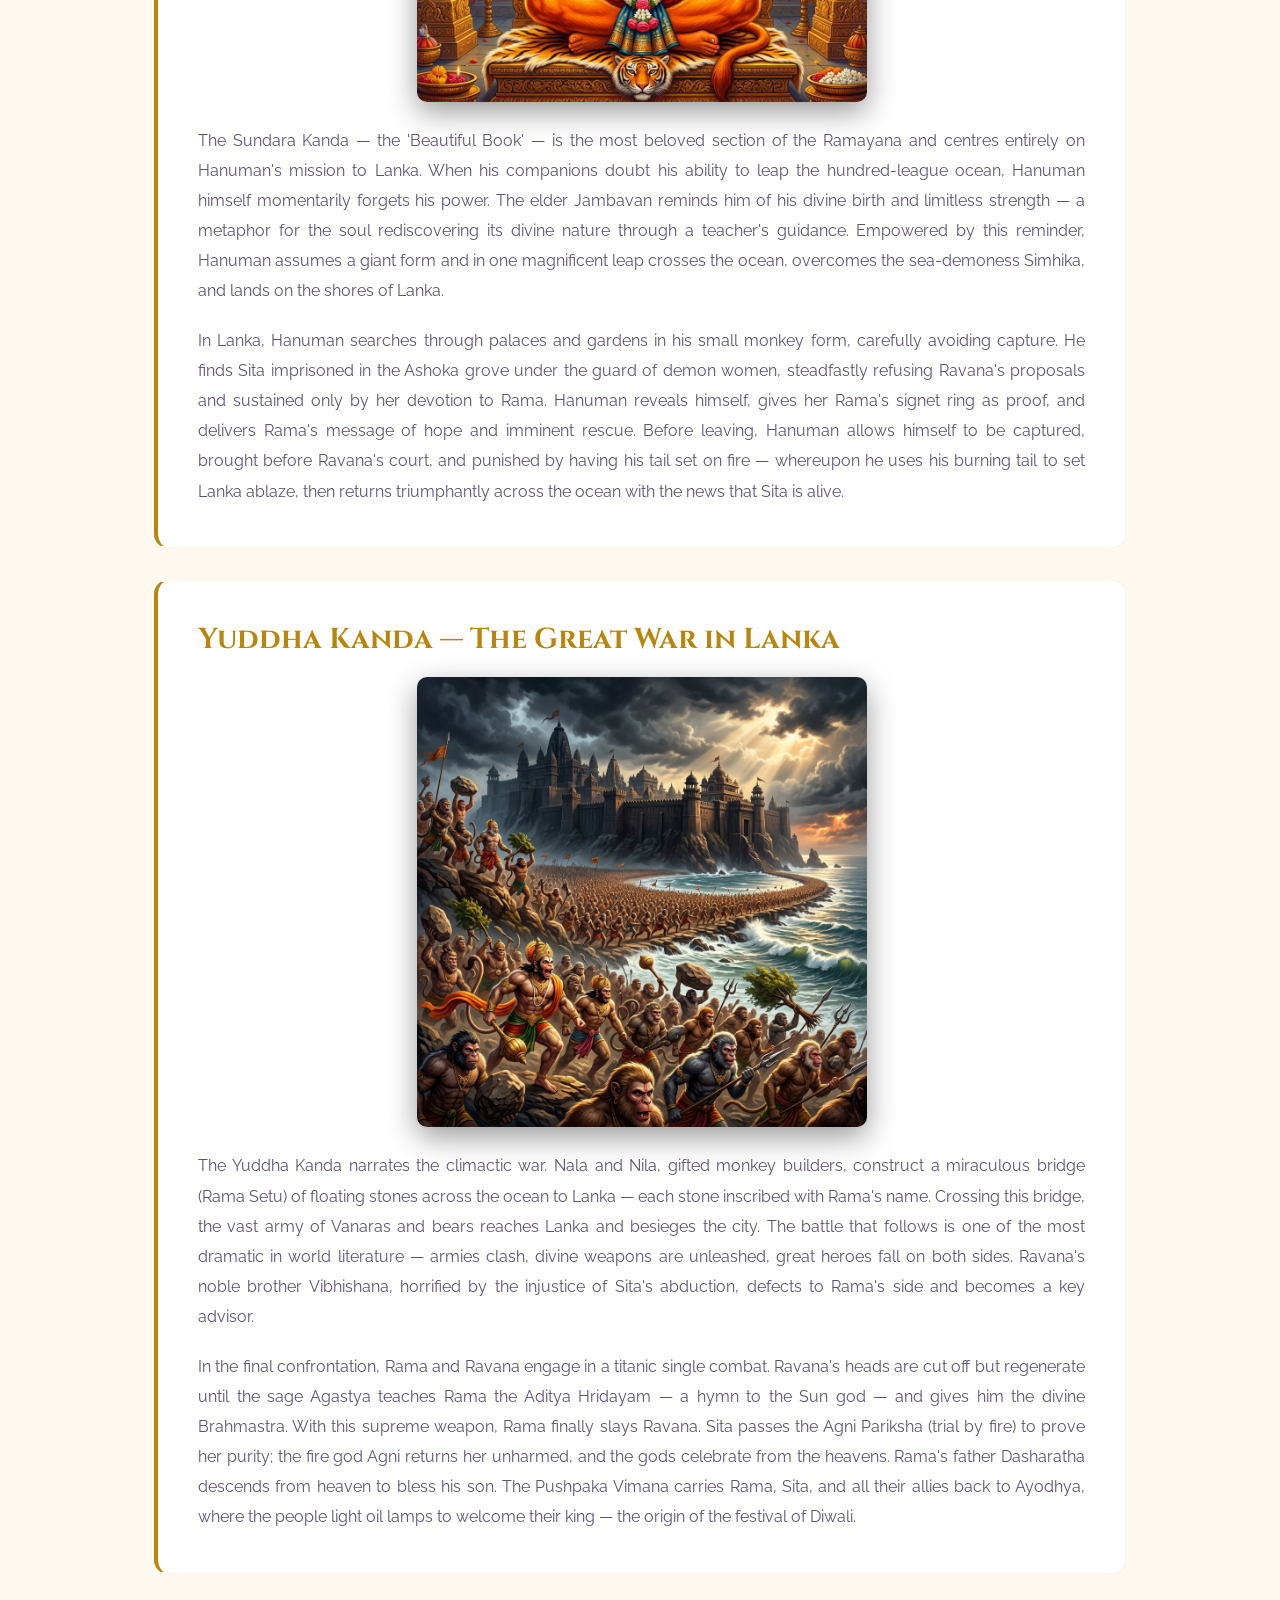
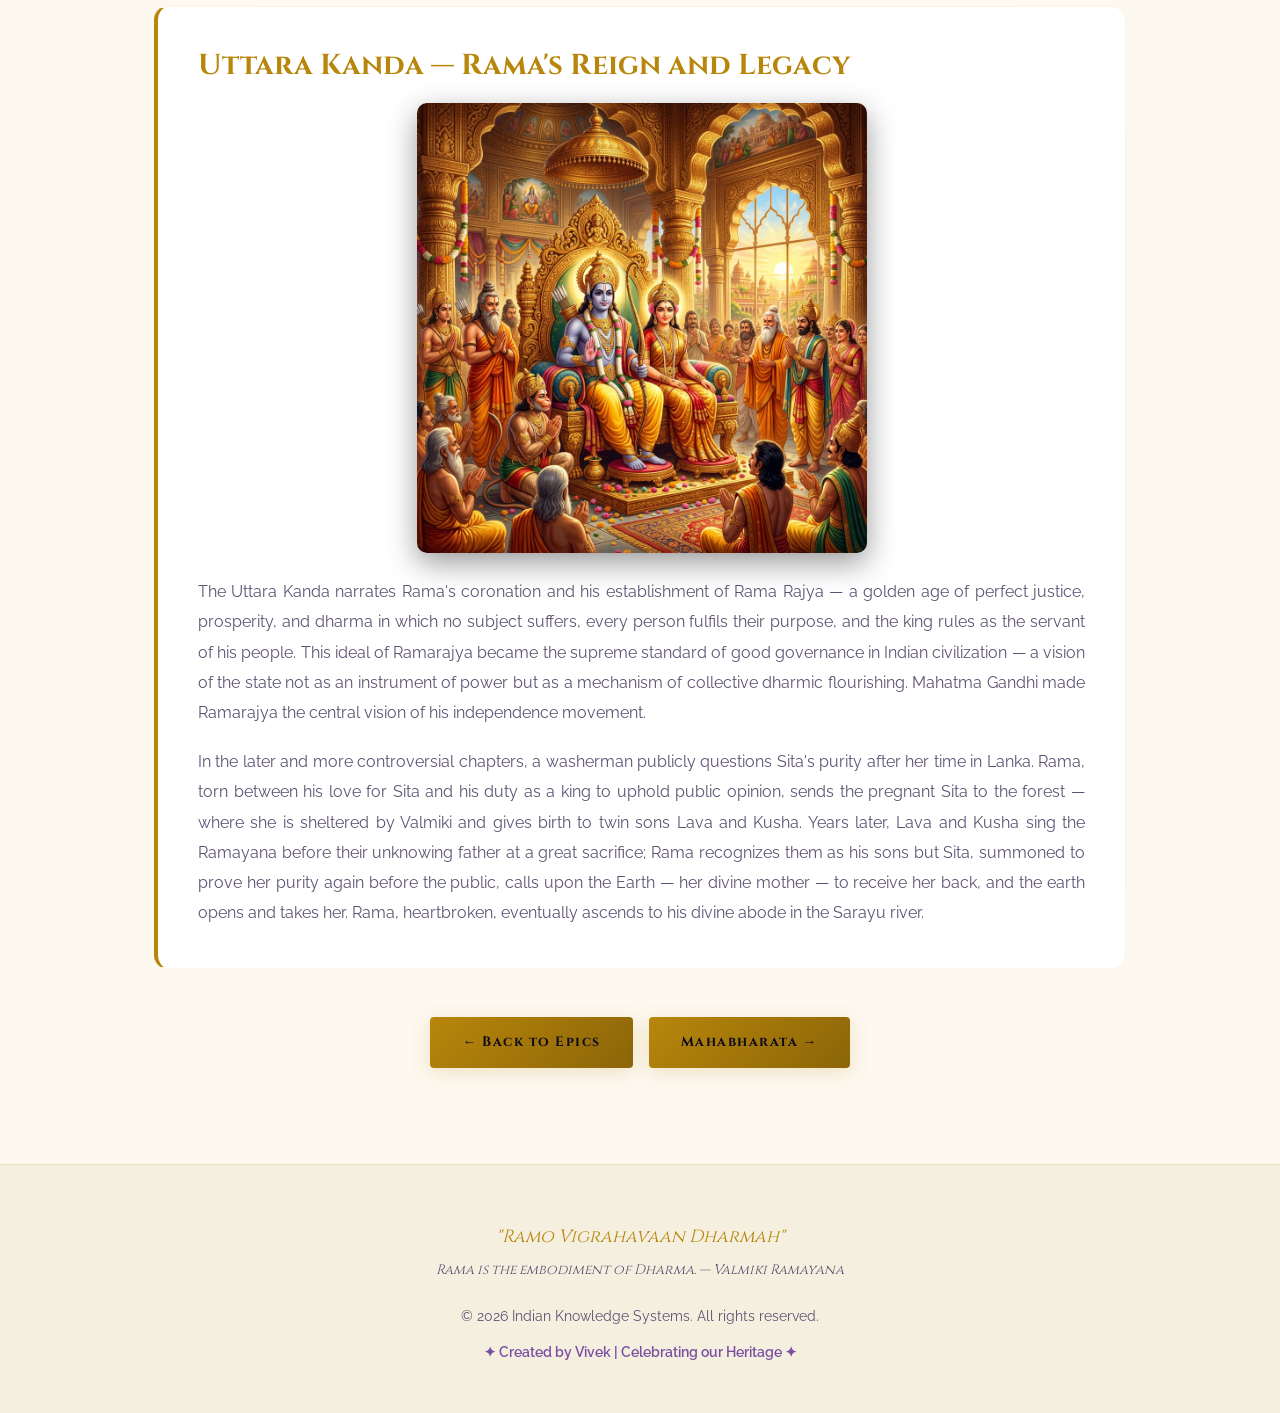
<file: ramayana.html>
<!DOCTYPE html>
<html lang="en">
<head>
    <meta charset="UTF-8">
    <meta name="viewport" content="width=device-width, initial-scale=1.0">
    <title>Ramayana — The Epic of Dharma | IKS</title>
    <link rel="stylesheet" href="styles.css">
</head>
<body class="page-transition">
    <nav>
        <a href="index.html" class="logo">IKS</a>
        <ul class="nav-links">
            <li><a href="index.html" data-en="Home" data-hi="होम">Home</a></li>
            <li><a href="epics.html" data-en="Epics" data-hi="महाकाव्य">Epics</a></li>
            <li><a href="mahabharata.html" data-en="Mahabharata" data-hi="महाभारत">Mahabharata</a></li>
        </ul>
        <div class="nav-controls">
            <button class="nav-btn" id="lang-btn" onclick="toggleLang()">हिं</button>
            <button class="nav-btn" id="theme-btn" onclick="toggleTheme()">🌙</button>
        </div>
    </nav>

    <section class="hero epics-hero" style="background-image:linear-gradient(rgba(13,11,30,0.78),rgba(13,11,30,0.96)),url('ramayana.png');background-size:cover;background-position:center;">
        <div class="hero-content reveal">
            <p style="color:var(--accent);font-weight:700;letter-spacing:2px;text-transform:uppercase;margin-bottom:.5rem;" data-en="🏹 Itihasa — The Epic" data-hi="🏹 इतिहास — महाकाव्य">🏹 Itihasa — The Epic</p>
            <h1 data-en="The Ramayana" data-hi="रामायण">The Ramayana</h1>
            <p data-en="The eternal journey of Dharma, Devotion and the ideal human — by sage Valmiki" data-hi="धर्म, भक्ति और आदर्श मानव की शाश्वत यात्रा — महर्षि वाल्मीकि द्वारा">The eternal journey of Dharma, Devotion and the ideal human — by sage Valmiki</p>
            <a href="#content" class="btn" style="margin-top:1rem;" data-en="Begin Reading ↓" data-hi="पढ़ना शुरू करें ↓">Begin Reading ↓</a>
        </div>
    </section>

    <section class="detail-page-content" id="content">
        <div class="detail-container">

            <div class="detail-intro reveal">
                <img src="ramayana.png" alt="Lord Rama, Sita, Lakshmana and Hanuman" class="detail-hero-portrait">
            </div>

            <!-- 1. Origin -->
            <div class="detail-section reveal">
                <h2 data-en="The Adi Kavya — Valmiki's First Poem" data-hi="आदि काव्य — वाल्मीकि का प्रथम काव्य">The Adi Kavya — Valmiki's First Poem</h2>
                <img src="adi_kavya.png" alt="Adi Kavya - Sage Valmiki composing the Ramayana" class="detail-section-img portrait-img">
                <p id="rama_origin_1">The Ramayana, known as the Adi Kavya or 'First Poem,' was composed by the sage Valmiki around 500 BCE. It contains 24,000 verses in seven books called Kandas, narrating the journey of Prince Rama of Ayodhya. The word 'Ramayana' means 'the Journey of Rama' and it is not merely a story but a living ethical and spiritual guide that has shaped the lives of billions across Asia for over two millennia.</p>
                <p id="rama_origin_2">The story of its creation is itself extraordinary. Valmiki, walking by the river Tamasa, witnessed a hunter shoot one of two mating Krauncha birds. Overcome with grief for the surviving bird, he spontaneously uttered a curse in a new rhythmic meter — the Anushtubh. The god Brahma appeared and instructed him to compose the story of Rama in this meter, saying that Rama's life embodies all the dharmic and spiritual wisdom that humanity needs. Valmiki's first pupils were Lava and Kusha — Rama's own sons — who sang the Ramayana before their unknowing father.</p>
            </div>

            <!-- 2. Bala Kanda -->
            <div class="detail-section reveal">
                <h2 data-en="Bala Kanda — The Childhood of Rama" data-hi="बाल काण्ड — राम का बचपन">Bala Kanda — The Childhood of Rama</h2>
                <img src="bala_kanda.png" alt="Bala Kanda - Rama lifting Shiva's Bow" class="detail-section-img portrait-img">
                <p id="rama_bala_1">The Bala Kanda narrates Rama's divine birth as the seventh Avatar of Vishnu to King Dasharatha of Ayodhya and his queen Kaushalya. Dasharatha performed the Putrakameshti Yajna (a sacred fire ritual for a son), and the gods answered with four divine sons — Rama, Bharata, Lakshmana, and Shatrughna. From childhood, Rama displayed extraordinary qualities of compassion, courage, and dharmic clarity that set him apart as a destined king.</p>
                <p id="rama_bala_2">As a young prince, Rama trained under the sage Vishwamitra, who took him to protect his ashram from demons. Rama slew the demoness Tataka, destroyed the demon Maricha's pride, and liberated the sage Ahalya from her curse — all before reaching Mithila. At the swayamvara (self-choice ceremony) of King Janaka's daughter Sita, Rama effortlessly lifted and strung the colossal bow of Lord Shiva — a feat no other prince could accomplish — winning Sita's hand and beginning the most celebrated love story in Indian literature.</p>
            </div>

            <!-- 3. Ayodhya Kanda -->
            <div class="detail-section reveal">
                <h2 data-en="Rama — The Maryada Purushottam (Ayodhya Kanda)" data-hi="राम — मर्यादा पुरुषोत्तम (अयोध्या काण्ड)">Rama — The Maryada Purushottam (Ayodhya Kanda)</h2>
                <img src="lord_rama.png" alt="Lord Rama" class="detail-section-img portrait-img">
                <p id="rama_ayodhya_1">The Ayodhya Kanda opens with the joyful preparations for Rama's coronation as Crown Prince — only to have everything shattered by the schemes of Kaikeyi, Dasharatha's youngest wife, manipulated by her maid Manthara. Invoking two boons the king had once promised her, Kaikeyi demands that her son Bharata be crowned king and that Rama be exiled to the forest for fourteen years. King Dasharatha, bound by his royal word, collapses in grief — and dies of heartbreak shortly after Rama's departure.</p>
                <p id="rama_ayodhya_2">Rama, devoted to dharma above all else, accepts the exile without complaint or bitterness. He changes his royal robes for bark and leaves, and prepares to depart. Both Sita — insisting that a wife's place is with her husband — and Lakshmana — unable to live without his elder brother — accompany him to the forest. Bharata, who had been away and returns to find his mother's scheme accomplished and his father dead, refuses the throne and places Rama's sandals upon it, governing as regent until Rama's return — a supreme act of brotherly devotion.</p>
            </div>

            <!-- 4. Aranya Kanda -->
            <div class="detail-section reveal">
                <h2 data-en="Aranya Kanda — The Forest and Sita's Abduction" data-hi="अरण्य काण्ड — वन और सीता हरण">Aranya Kanda — The Forest and Sita's Abduction</h2>
                <img src="aranya_kanda.png" alt="Aranya Kanda - The Golden Deer" class="detail-section-img portrait-img">
                <p id="rama_aranya_1">In the Aranya Kanda, Rama, Sita and Lakshmana dwell in the Dandaka forest, living as ascetics and protecting sages from demonic attacks. The forest is the space of purification — where Rama's dharma is tested by hardship, encounters with sages and demons, and the steady deepening of his wisdom. He defeats many demons, visits the ashrams of great sages, and receives teachings that prepare him for the trials to come.</p>
                <p id="rama_aranya_2">The critical event of this Kanda is Sita's abduction. Surpanakha, the demon sister of Ravana, attempts to seduce Rama and Lakshmana and is repulsed and mutilated. She complains to Ravana, who decides to take revenge by abducting Sita. The demon Maricha takes the form of a golden deer that entrances Sita; she asks Rama to capture it. Rama pursues the deer, and when Lakshmana follows to help him, Ravana — king of Lanka — crosses the protective line (Lakshmana Rekha) and abducts Sita in his flying chariot Pushpaka, carrying her across the sea to Lanka against her will.</p>
            </div>

            <!-- 5. Kishkindha Kanda -->
            <div class="detail-section reveal">
                <h2 data-en="Kishkindha Kanda — The Great Alliance" data-hi="किष्किंधा काण्ड — महान गठबंधन">Kishkindha Kanda — The Great Alliance</h2>
                <img src="kishkindha_kanda.png" alt="Kishkindha Kanda - Alliance of Rama and Sugriva" class="detail-section-img portrait-img">
                <p id="rama_kishkindha_1">Devastated by Sita's loss, Rama and Lakshmana search the forest desperately. They meet Hanuman — the son of the wind god Vayu — who serves the exiled monkey king Sugriva on the Rishyamuka mountain. Hanuman, recognizing Rama's divine nature, brings him to Sugriva. Rama and Sugriva form a sacred alliance: Rama will slay Vali (the usurper who had stolen Sugriva's throne and wife) and in return Sugriva's monkey army will search for Sita.</p>
                <p id="rama_kishkindha_2">Rama slays Vali from behind a tree in a disputed act that the epic itself questions, exploring the tension between personal loyalty and cosmic justice. With Sugriva restored to his throne, the massive army of Vanaras (monkeys) and bears is organized for the greatest search operation in mythological history. Search parties are sent in all four directions; it is Hanuman's party heading south who receives from the dying eagle Jatayu the information that Ravana has carried Sita southward. Hanuman is chosen to leap across the ocean to Lanka.</p>
            </div>

            <!-- 6. Sundara Kanda -->
            <div class="detail-section reveal">
                <h2 data-en="Hanuman — The Supreme Devotee (Sundara Kanda)" data-hi="हनुमान — परम भक्त (सुंदर काण्ड)">Hanuman — The Supreme Devotee (Sundara Kanda)</h2>
                <img src="hanuman.png" alt="Lord Hanuman" class="detail-section-img portrait-img">
                <p id="rama_sundara_1">The Sundara Kanda — the 'Beautiful Book' — is the most beloved section of the Ramayana and centres entirely on Hanuman's mission to Lanka. When his companions doubt his ability to leap the hundred-league ocean, Hanuman himself momentarily forgets his power. The elder Jambavan reminds him of his divine birth and limitless strength — a metaphor for the soul rediscovering its divine nature through a teacher's guidance. Empowered by this reminder, Hanuman assumes a giant form and in one magnificent leap crosses the ocean, overcomes the sea-demoness Simhika, and lands on the shores of Lanka.</p>
                <p id="rama_sundara_2">In Lanka, Hanuman searches through palaces and gardens in his small monkey form, carefully avoiding capture. He finds Sita imprisoned in the Ashoka grove under the guard of demon women, steadfastly refusing Ravana's proposals and sustained only by her devotion to Rama. Hanuman reveals himself, gives her Rama's signet ring as proof, and delivers Rama's message of hope and imminent rescue. Before leaving, Hanuman allows himself to be captured, brought before Ravana's court, and punished by having his tail set on fire — whereupon he uses his burning tail to set Lanka ablaze, then returns triumphantly across the ocean with the news that Sita is alive.</p>
            </div>

            <!-- 7. Yuddha Kanda -->
            <div class="detail-section reveal">
                <h2 data-en="Yuddha Kanda — The Great War in Lanka" data-hi="युद्ध काण्ड — लंका का महायुद्ध">Yuddha Kanda — The Great War in Lanka</h2>
                <img src="vanar_sena.png" alt="Vanar Sena in Lanka" class="detail-section-img portrait-img">
                <p id="rama_yuddha_1">The Yuddha Kanda narrates the climactic war. Nala and Nila, gifted monkey builders, construct a miraculous bridge (Rama Setu) of floating stones across the ocean to Lanka — each stone inscribed with Rama's name. Crossing this bridge, the vast army of Vanaras and bears reaches Lanka and besieges the city. The battle that follows is one of the most dramatic in world literature — armies clash, divine weapons are unleashed, great heroes fall on both sides. Ravana's noble brother Vibhishana, horrified by the injustice of Sita's abduction, defects to Rama's side and becomes a key advisor.</p>
                <p id="rama_yuddha_2">In the final confrontation, Rama and Ravana engage in a titanic single combat. Ravana's heads are cut off but regenerate until the sage Agastya teaches Rama the Aditya Hridayam — a hymn to the Sun god — and gives him the divine Brahmastra. With this supreme weapon, Rama finally slays Ravana. Sita passes the Agni Pariksha (trial by fire) to prove her purity; the fire god Agni returns her unharmed, and the gods celebrate from the heavens. Rama's father Dasharatha descends from heaven to bless his son. The Pushpaka Vimana carries Rama, Sita, and all their allies back to Ayodhya, where the people light oil lamps to welcome their king — the origin of the festival of Diwali.</p>
            </div>

            <!-- 8. Uttara Kanda & Legacy -->
            <div class="detail-section reveal">
                <h2 data-en="Uttara Kanda — Rama's Reign and Legacy" data-hi="उत्तर काण्ड — रामराज्य और विरासत">Uttara Kanda — Rama's Reign and Legacy</h2>
                <img src="uttara_kanda.png" alt="Rama Rajya in Ayodhya" class="detail-section-img portrait-img">
                <p id="rama_uttara_1">The Uttara Kanda narrates Rama's coronation and his establishment of Rama Rajya — a golden age of perfect justice, prosperity, and dharma in which no subject suffers, every person fulfils their purpose, and the king rules as the servant of his people. This ideal of Ramarajya became the supreme standard of good governance in Indian civilization — a vision of the state not as an instrument of power but as a mechanism of collective dharmic flourishing. Mahatma Gandhi made Ramarajya the central vision of his independence movement.</p>
                <p id="rama_uttara_2">In the later and more controversial chapters, a washerman publicly questions Sita's purity after her time in Lanka. Rama, torn between his love for Sita and his duty as a king to uphold public opinion, sends the pregnant Sita to the forest — where she is sheltered by Valmiki and gives birth to twin sons Lava and Kusha. Years later, Lava and Kusha sing the Ramayana before their unknowing father at a great sacrifice; Rama recognizes them as his sons but Sita, summoned to prove her purity again before the public, calls upon the Earth — her divine mother — to receive her back, and the earth opens and takes her. Rama, heartbroken, eventually ascends to his divine abode in the Sarayu river, concluding a story that is simultaneously a cosmic myth, a personal tragedy, and an eternally living guide to dharmic human existence.</p>
            </div>

            <div class="detail-nav reveal">
                <a href="epics.html" class="btn" data-en="← Back to Epics" data-hi="← महाकाव्य पृष्ठ">← Back to Epics</a>
                <a href="mahabharata.html" class="btn" data-en="Mahabharata →" data-hi="महाभारत →">Mahabharata →</a>
            </div>
        </div>
    </section>

    <footer>
        <div class="footer-content">
            <p class="footer-quote">"Ramo Vigrahavaan Dharmah"<br><em>Rama is the embodiment of Dharma. — Valmiki Ramayana</em></p>
            <p>&copy; 2026 Indian Knowledge Systems. All rights reserved.</p>
            <p class="footer-creator">✦ Created by Vivek | Celebrating our Heritage ✦</p>
        </div>
    </footer>
    <script src="ramayana_translations.js"></script>
    <script src="script.js"></script>
</body>
</html>
</file>
<file: styles.css>
@import url('https://fonts.googleapis.com/css2?family=Cinzel:wght@400;600;800&family=Raleway:wght@300;400;600;700&display=swap');

/* ============================================================
   DEFAULT = LIGHT THEME (warm parchment + antique gold)
   Toggled class = dark-theme
   ============================================================ */
:root {
  --primary:      #b8860b;
  --primary-dark: #8b6508;
  --accent:       #7b4fa0;
  --bg:           #fdf8f0;
  --bg-card:      #ffffff;
  --bg-card2:     #f5efe0;
  --text:         #1c1428;
  --text-muted:   #5e5272;
  --gold-glow:    rgba(184,134,11,0.2);
  --transition:   all 0.4s cubic-bezier(0.25, 0.8, 0.25, 1);
}

/* ===================== DARK THEME OVERRIDE ===================== */
body.dark-theme {
  --primary:      #c9a227;
  --primary-dark: #a07d10;
  --accent:       #7b5ea7;
  --bg:           #0d0b1e;
  --bg-card:      #16133a;
  --bg-card2:     #1f1b4a;
  --text:         #ede8d5;
  --text-muted:   #9d94b7;
  --gold-glow:    rgba(201,162,39,0.25);
  background-color: var(--bg);
  color: var(--text);
}
body.dark-theme nav {
  background: rgba(13,11,30,0.92) !important;
  border-bottom-color: rgba(201,162,39,0.18) !important;
}
body.dark-theme .about-section    { background: #110f2a !important; }
body.dark-theme .features-section { background: var(--bg) !important; }
body.dark-theme .vedas-section    { background: linear-gradient(180deg, #110f2a 0%, #0d0b1e 100%) !important; }
body.dark-theme footer             { background: #08071a !important; }
body.dark-theme .detail-page-content { background: var(--bg) !important; }
body.dark-theme .detail-section    { background: var(--bg-card) !important; }
body.dark-theme .hero {
  background:
    linear-gradient(135deg, rgba(13,11,30,0.82) 0%, rgba(22,19,58,0.88) 100%),
    url('https://images.unsplash.com/photo-1555400038-63f5ba517a47?ixlib=rb-4.0.3&auto=format&fit=crop&w=1920&q=80') center/cover no-repeat !important;
}
body.dark-theme .hero-content h1 {
  background: linear-gradient(135deg, var(--primary), #fff5cc, var(--accent));
  -webkit-background-clip: text;
  -webkit-text-fill-color: transparent;
  background-clip: text;
}
body.dark-theme .hero-content p { color: var(--text-muted) !important; }

/* ===================== NAV CONTROLS ===================== */
.nav-controls { display:flex; align-items:center; gap:0.5rem; }

.nav-btn {
  background: rgba(184,134,11,0.1);
  border: 1px solid rgba(184,134,11,0.35);
  color: var(--primary);
  border-radius: 6px;
  padding: 0.38rem 0.78rem;
  font-size: 0.8rem;
  font-weight: 700;
  cursor: pointer;
  transition: var(--transition);
  font-family: 'Raleway', sans-serif;
  letter-spacing: 0.5px;
}
.nav-btn:hover { background: var(--primary); color: #fff; border-color: var(--primary); }

/* ===================== RESET ===================== */
*, *::before, *::after { margin:0; padding:0; box-sizing:border-box; }
html { scroll-behavior:smooth; }

body {
  font-family: 'Raleway', sans-serif;
  background: var(--bg);
  color: var(--text);
  line-height: 1.7;
  overflow-x: hidden;
}

h1,h2,h3,h4 {
  font-family: 'Cinzel', serif;
  color: var(--primary);
  line-height: 1.3;
}

/* ===================== PAGE TRANSITION ===================== */
.page-transition { animation: pageIn 0.9s ease; }
@keyframes pageIn {
  from { opacity:0; transform:translateY(24px); }
  to   { opacity:1; transform:translateY(0); }
}

/* ===================== NAVBAR ===================== */
nav {
  display: flex;
  justify-content: space-between;
  align-items: center;
  padding: 1.2rem 6%;
  background: rgba(253,248,240,0.94);
  backdrop-filter: blur(14px);
  position: fixed;
  width: 100%;
  top: 0;
  z-index: 1000;
  border-bottom: 1px solid rgba(184,134,11,0.2);
  box-shadow: 0 2px 20px rgba(0,0,0,0.06);
}

.logo {
  font-family: 'Cinzel', serif;
  font-size: 1.8rem;
  font-weight: 800;
  color: var(--primary);
  text-decoration: none;
  letter-spacing: 3px;
  text-shadow: 0 0 20px var(--gold-glow);
}

.nav-links { list-style:none; display:flex; gap:2rem; }
.nav-links a {
  color: var(--text-muted);
  text-decoration: none;
  font-weight: 600;
  font-size: 0.9rem;
  letter-spacing: 1px;
  text-transform: uppercase;
  transition: var(--transition);
}
.nav-links a:hover { color: var(--primary); }

/* ===================== HERO ===================== */
.hero {
  height: 100vh;
  display: flex;
  align-items: center;
  justify-content: center;
  text-align: center;
  padding: 0 5%;
  background:
    linear-gradient(135deg, rgba(253,248,240,0.88) 0%, rgba(245,239,224,0.92) 60%, rgba(184,134,11,0.12) 100%),
    url('https://images.unsplash.com/photo-1524492412937-b28074a5d7da?ixlib=rb-4.0.3&auto=format&fit=crop&w=1920&q=80') center/cover no-repeat;
  position: relative;
  overflow: hidden;
}

.hero::before {
  content: '';
  position: absolute;
  inset: 0;
  background: radial-gradient(ellipse at 70% 50%, rgba(184,134,11,0.08) 0%, transparent 65%);
  pointer-events: none;
}

.hero-content h1 {
  font-size: 4.2rem;
  color: var(--text);
  background: none;
  -webkit-text-fill-color: unset;
  margin-bottom: 1.2rem;
  text-shadow: 0 2px 8px rgba(0,0,0,0.08);
}

.hero-content p {
  font-size: 1.15rem;
  max-width: 750px;
  margin: 0 auto 2.5rem;
  color: var(--text-muted);
}

/* ===================== BUTTON ===================== */
.btn {
  display: inline-block;
  padding: 0.85rem 2rem;
  background: linear-gradient(135deg, var(--primary), var(--primary-dark));
  color: #0d0b1e;
  font-weight: 700;
  font-family: 'Cinzel', serif;
  font-size: 0.85rem;
  letter-spacing: 1.5px;
  text-decoration: none;
  border-radius: 4px;
  border: none;
  cursor: pointer;
  transition: var(--transition);
  box-shadow: 0 4px 20px var(--gold-glow);
}
.btn:hover {
  transform: translateY(-3px);
  box-shadow: 0 10px 30px rgba(201,162,39,0.4);
  background: linear-gradient(135deg, #f0c84a, var(--primary));
}

/* ===================== SECTION COMMON ===================== */
section { padding: 6rem 6%; }

.section-title {
  text-align: center;
  font-size: 2.6rem;
  margin-bottom: 1rem;
  position: relative;
}
.section-title::after {
  content: '';
  display: block;
  width: 70px;
  height: 3px;
  background: linear-gradient(90deg, var(--accent), var(--primary));
  margin: 0.9rem auto 0;
  border-radius: 2px;
}

/* ===================== ABOUT ===================== */
.about-section { background: var(--bg-card2); }

.about-grid {
  display: grid;
  grid-template-columns: 1fr 1fr;
  gap: 4rem;
  align-items: center;
  margin-top: 3rem;
}

.about-text h3 { font-size: 1.8rem; margin-bottom: 1rem; }
.about-text p  { color: var(--text-muted); margin-bottom: 1.2rem; font-size: 1.05rem; }

.about-img {
  width: 100%;
  border-radius: 12px;
  box-shadow: 0 0 0 3px var(--gold-glow), 0 20px 50px rgba(0,0,0,0.6);
  transition: var(--transition);
}
.about-img:hover { transform: scale(1.02); }

/* ===================== FEATURES / PILLARS ===================== */
.features-section { background: var(--bg); }

.features-grid {
  display: grid;
  grid-template-columns: repeat(2, 1fr);
  gap: 1.8rem;
  margin-top: 2.5rem;
}

.feature-card {
  background: var(--bg-card);
  border-radius: 14px;
  overflow: hidden;
  border: 1px solid rgba(201,162,39,0.12);
  border-top: 3px solid var(--accent);
  transition: var(--transition);
  display: flex;
  flex-direction: column;
}
.feature-card:hover {
  transform: translateY(-7px);
  border-color: var(--primary);
  box-shadow: 0 16px 40px rgba(0,0,0,0.5), 0 0 20px var(--gold-glow);
}

/* pillar banner image */
.pillar-img {
  width: 100%;
  height: 180px;
  object-fit: cover;
  display: block;
  transition: transform 0.5s ease;
}
.feature-card:hover .pillar-img { transform: scale(1.06); }

/* pillar text area */
.pillar-body {
  padding: 1.5rem;
  display: flex;
  flex-direction: column;
  flex: 1;
}

.feature-icon { font-size: 2.2rem; margin-bottom: 0.6rem; }
.feature-card h3 { font-size: 1.25rem; margin-bottom: 0.5rem; }
.feature-card p  { color: var(--text-muted); font-size: 1.08rem; line-height: 1.75; margin-bottom: 1rem; }

@media (max-width: 768px) {
  .features-grid { grid-template-columns: 1fr; }
}


/* ===================== VEDAS SECTION ===================== */
.vedas-section {
  background: linear-gradient(180deg, var(--bg-card2) 0%, var(--bg) 100%);
  border-top: 1px solid rgba(184,134,11,0.15);
}

.vedas-grid-expanded {
  display: grid;
  grid-template-columns: 1fr 1fr;
  gap: 2rem;
  max-width: 1200px;
  margin: 3rem auto 0;
}

/* ---- Veda Card ---- */
.veda-card-full {
  background: var(--bg-card);
  border-radius: 14px;
  overflow: hidden;
  border: 1px solid rgba(201,162,39,0.15);
  border-top: 3px solid var(--primary);
  transition: var(--transition);
  display: flex;
  flex-direction: column;
}
.veda-card-full:hover {
  transform: translateY(-6px);
  box-shadow: 0 20px 50px rgba(0,0,0,0.5), 0 0 25px var(--gold-glow);
  border-color: var(--primary);
}

/* Veda image */
.veda-card-img {
  width: 100%;
  height: 200px;
  object-fit: cover;
  display: block;
  transition: transform 0.6s ease;
}
.veda-card-full:hover .veda-card-img { transform: scale(1.05); }

/* Veda card body */
.veda-card-body { padding: 1.8rem; display: flex; flex-direction: column; flex:1; }

.veda-header {
  display: flex;
  align-items: center;
  gap: 0.9rem;
  margin-bottom: 1.2rem;
}
.veda-icon { font-size: 2rem; flex-shrink: 0; }
.veda-header h3 { font-size: 1.6rem; color: var(--primary); margin: 0; }
.veda-sub { color: var(--accent); font-size: 0.82rem; font-weight: 700; letter-spacing: 0.6px; margin: 0.15rem 0 0; text-transform: uppercase; }

/* ---- Accordion (collapsed list) ---- */
.veda-list {
  list-style: none;
  max-height: 0;
  overflow: hidden;
  transition: max-height 0.6s ease, opacity 0.4s ease;
  opacity: 0;
  margin: 0;
  padding: 0;
}
.veda-list.open {
  max-height: 700px;
  opacity: 1;
  margin-bottom: 1.2rem;
}

.veda-list li {
  color: var(--text-muted);
  padding: 0.48rem 0;
  font-size: 0.92rem;
  border-bottom: 1px solid rgba(0,0,0,0.06);
  line-height: 1.5;
  transition: color 0.3s;
}
.veda-list li:last-child { border-bottom: none; }
.veda-list.open li { color: var(--text-muted); }

/* ---- Explore toggle button / link ---- */
.veda-preview {
  color: var(--text-muted);
  font-size: 1.08rem;
  line-height: 1.75;
  margin-bottom: 1.2rem;
  flex: 1;
}

.veda-explore-btn {
  display: flex;
  align-items: center;
  justify-content: space-between;
  margin-top: auto;
  padding: 0.7rem 1.2rem;
  background: rgba(201,162,39,0.08);
  color: var(--primary);
  border: 1px solid rgba(201,162,39,0.3);
  border-radius: 6px;
  font-weight: 700;
  font-size: 0.88rem;
  font-family: 'Cinzel', serif;
  cursor: pointer;
  letter-spacing: 0.5px;
  transition: var(--transition);
  width: 100%;
  text-align: left;
  text-decoration: none;
}
.veda-explore-btn:hover {
  background: var(--primary);
  color: #0d0b1e;
  border-color: var(--primary);
}
.veda-explore-btn .arrow {
  font-size: 1rem;
  transition: transform 0.35s ease;
  display: inline-block;
}
.veda-explore-btn:hover .arrow { transform: translateX(4px); }

/* Explore Epics CTA */
.explore-epics-wrapper { text-align: center; margin-top: 3rem; }

/* ===================== SCROLL REVEAL ===================== */
.reveal {
  opacity: 0;
  transform: translateY(40px);
  transition: opacity 0.8s ease, transform 0.8s ease;
}
.reveal.active { opacity: 1; transform: translateY(0); }

/* ===================== FOOTER ===================== */
footer {
  background: var(--bg-card2);
  padding: 3rem 6%;
  text-align: center;
  border-top: 1px solid rgba(184,134,11,0.15);
}
.footer-content { max-width: 650px; margin: 0 auto; }
.footer-quote {
  font-family: 'Cinzel', serif;
  font-size: 1.1rem;
  color: var(--primary);
  margin-bottom: 1.2rem;
  font-style: italic;
  line-height: 1.8;
}
.footer-quote em { color: var(--text-muted); font-size: 0.85rem; }
footer p { color: var(--text-muted); font-size: 0.88rem; margin-top: 0.6rem; }
.footer-creator { color: var(--accent); font-weight: 600; margin-top: 0.8rem !important; }

/* ===================== INDIVIDUAL DETAIL PAGES ===================== */
.detail-page-content {
  padding: 4rem 0;
  background: var(--bg);
}

.detail-container {
  max-width: 1100px;
  margin: 0 auto;
  padding: 0 5%;
}

.detail-hero-img {
  width: 100%;
  aspect-ratio: 21 / 9;
  height: auto;
  max-height: 450px;
  object-fit: cover;
  border-radius: 14px;
  box-shadow: 0 0 0 3px rgba(201,162,39,0.2), 0 20px 50px rgba(0,0,0,0.6);
  margin-bottom: 3rem;
}

.detail-hero-portrait {
  aspect-ratio: 1 / 1;
  max-height: 550px;
  width: auto;
  object-fit: contain;
  display: block;
  margin: 0 auto 3rem;
  border-radius: 14px;
  box-shadow: 0 0 0 3px rgba(201,162,39,0.2), 0 20px 50px rgba(0,0,0,0.6);
}

.detail-section {
  background: var(--bg-card);
  border-radius: 14px;
  padding: 2.5rem;
  margin-bottom: 2rem;
  border: 1px solid rgba(201,162,39,0.1);
  border-left: 4px solid var(--primary);
}

.detail-section h2 {
  font-size: 1.8rem;
  margin-bottom: 1.2rem;
  color: var(--primary);
}

.detail-section p {
  color: var(--text-muted);
  font-size: 1.02rem;
  line-height: 1.85;
  margin-bottom: 1.2rem;
  text-align: justify;
}

.detail-section p:last-child { margin-bottom: 0; }

.detail-section-img {
  width: 100%;
  aspect-ratio: 16 / 9;
  height: auto;
  max-height: 500px;
  object-fit: cover;
  border-radius: 10px;
  margin: 1rem 0 1.5rem;
  box-shadow: 0 10px 30px rgba(0,0,0,0.4);
}

.portrait-img {
  aspect-ratio: 1 / 1;
  max-height: 450px;
  width: auto;
  object-fit: contain;
  display: block;
  margin: 1rem auto 1.5rem;
}

.detail-nav {
  display: flex;
  gap: 1rem;
  justify-content: center;
  flex-wrap: wrap;
  margin-top: 3rem;
  padding-bottom: 2rem;
}

/* ===================== EPICS PAGE ===================== */
.epics-hero {
  height: 65vh;
  background:
    linear-gradient(rgba(28,20,40,0.82), rgba(28,20,40,1)),
    url('https://images.unsplash.com/photo-1600085811322-a7d013061219?ixlib=rb-4.0.3&auto=format&fit=crop&w=1920&q=80') center/cover no-repeat;
}

.epic-content { padding: 4rem 6%; }

.epic-article {
  background: var(--bg-card);
  border-radius: 16px;
  padding: 3rem;
  margin-bottom: 4rem;
  display: grid;
  grid-template-columns: 1fr 1.2fr;
  gap: 3rem;
  align-items: start;
  border: 1px solid rgba(201,162,39,0.1);
}
.epic-article:nth-child(even) {
  grid-template-columns: 1.2fr 1fr;
  direction: rtl;
}
.epic-article:nth-child(even) .epic-text { direction: ltr; }

.epic-img {
  width: 100%;
  height: 420px;
  object-fit: cover;
  border-radius: 10px;
  box-shadow: 0 15px 40px rgba(0,0,0,0.5);
  position: sticky;
  top: 100px;
}
.epic-text h2 { font-size: 2.2rem; margin-bottom: 1.2rem; }
.epic-text p { color: var(--text-muted); margin-bottom: 1.1rem; font-size: 1rem; }

.epic-veda-badge {
  display: inline-block;
  background: rgba(123,94,167,0.15);
  color: var(--accent);
  border: 1px solid var(--accent);
  border-radius: 20px;
  padding: 0.3rem 1rem;
  font-size: 0.78rem;
  font-weight: 700;
  letter-spacing: 1.5px;
  margin-bottom: 1rem;
  text-transform: uppercase;
}

.epic-facts-list { padding-left: 1.2rem; margin: 0.8rem 0 1.2rem; }
.epic-facts-list li {
  color: var(--text-muted);
  padding: 0.5rem 0;
  font-size: 0.95rem;
  border-bottom: 1px solid rgba(0,0,0,0.07);
  line-height: 1.6;
}
.epic-facts-list li:last-child { border-bottom: none; }
.epic-facts-list li strong { color: var(--text); }

/* ===================== RESPONSIVE ===================== */
@media (max-width: 960px) {
  .vedas-grid-expanded { grid-template-columns: 1fr; }
  .about-grid { grid-template-columns: 1fr; }
}
@media (max-width: 768px) {
  .hero-content h1 { font-size: 2.6rem; }
  nav { padding: 1rem 5%; }
  .nav-links { display: none; }
  .epic-article { grid-template-columns: 1fr; padding: 1.5rem; }
  .epic-article:nth-child(even) { grid-template-columns: 1fr; direction: ltr; }
  .epic-img { height: 250px; position: static; }
  .epic-text h2 { font-size: 1.7rem; }
  .section-title { font-size: 2rem; }
}
</file>
